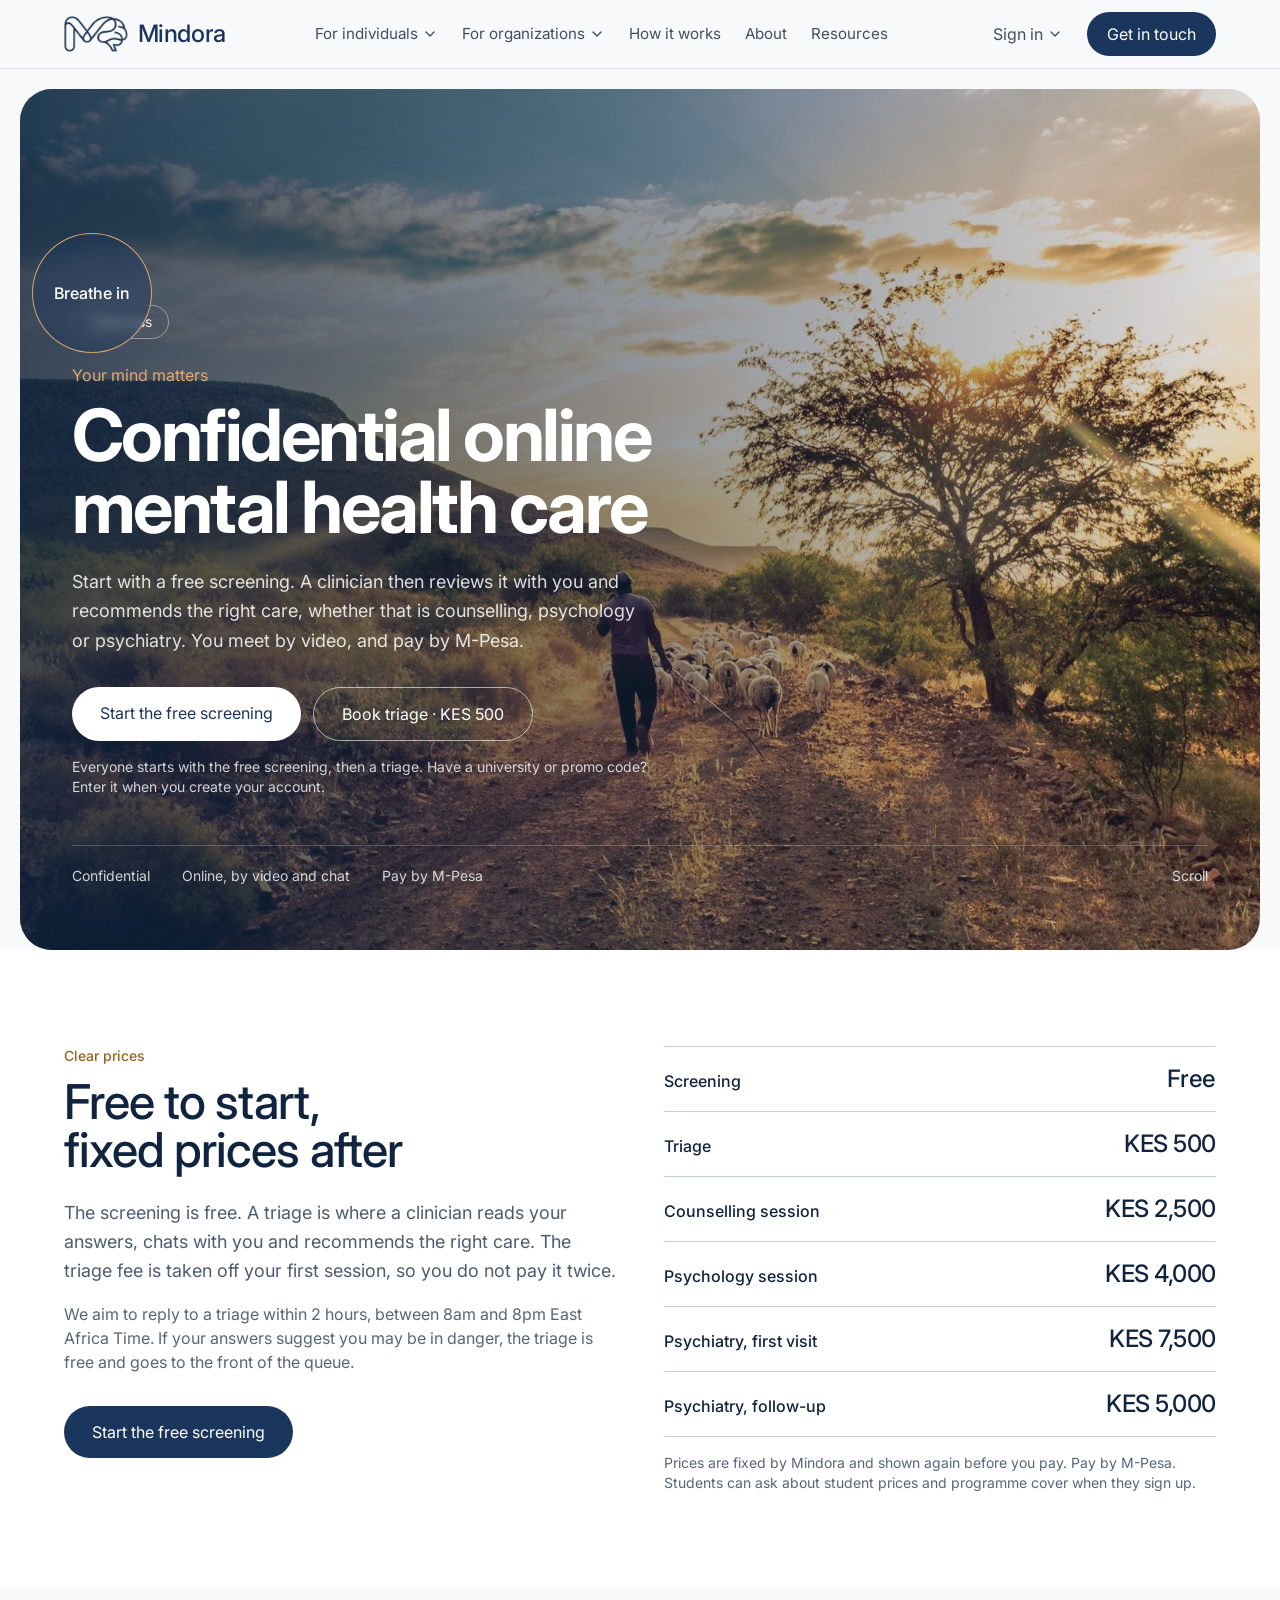
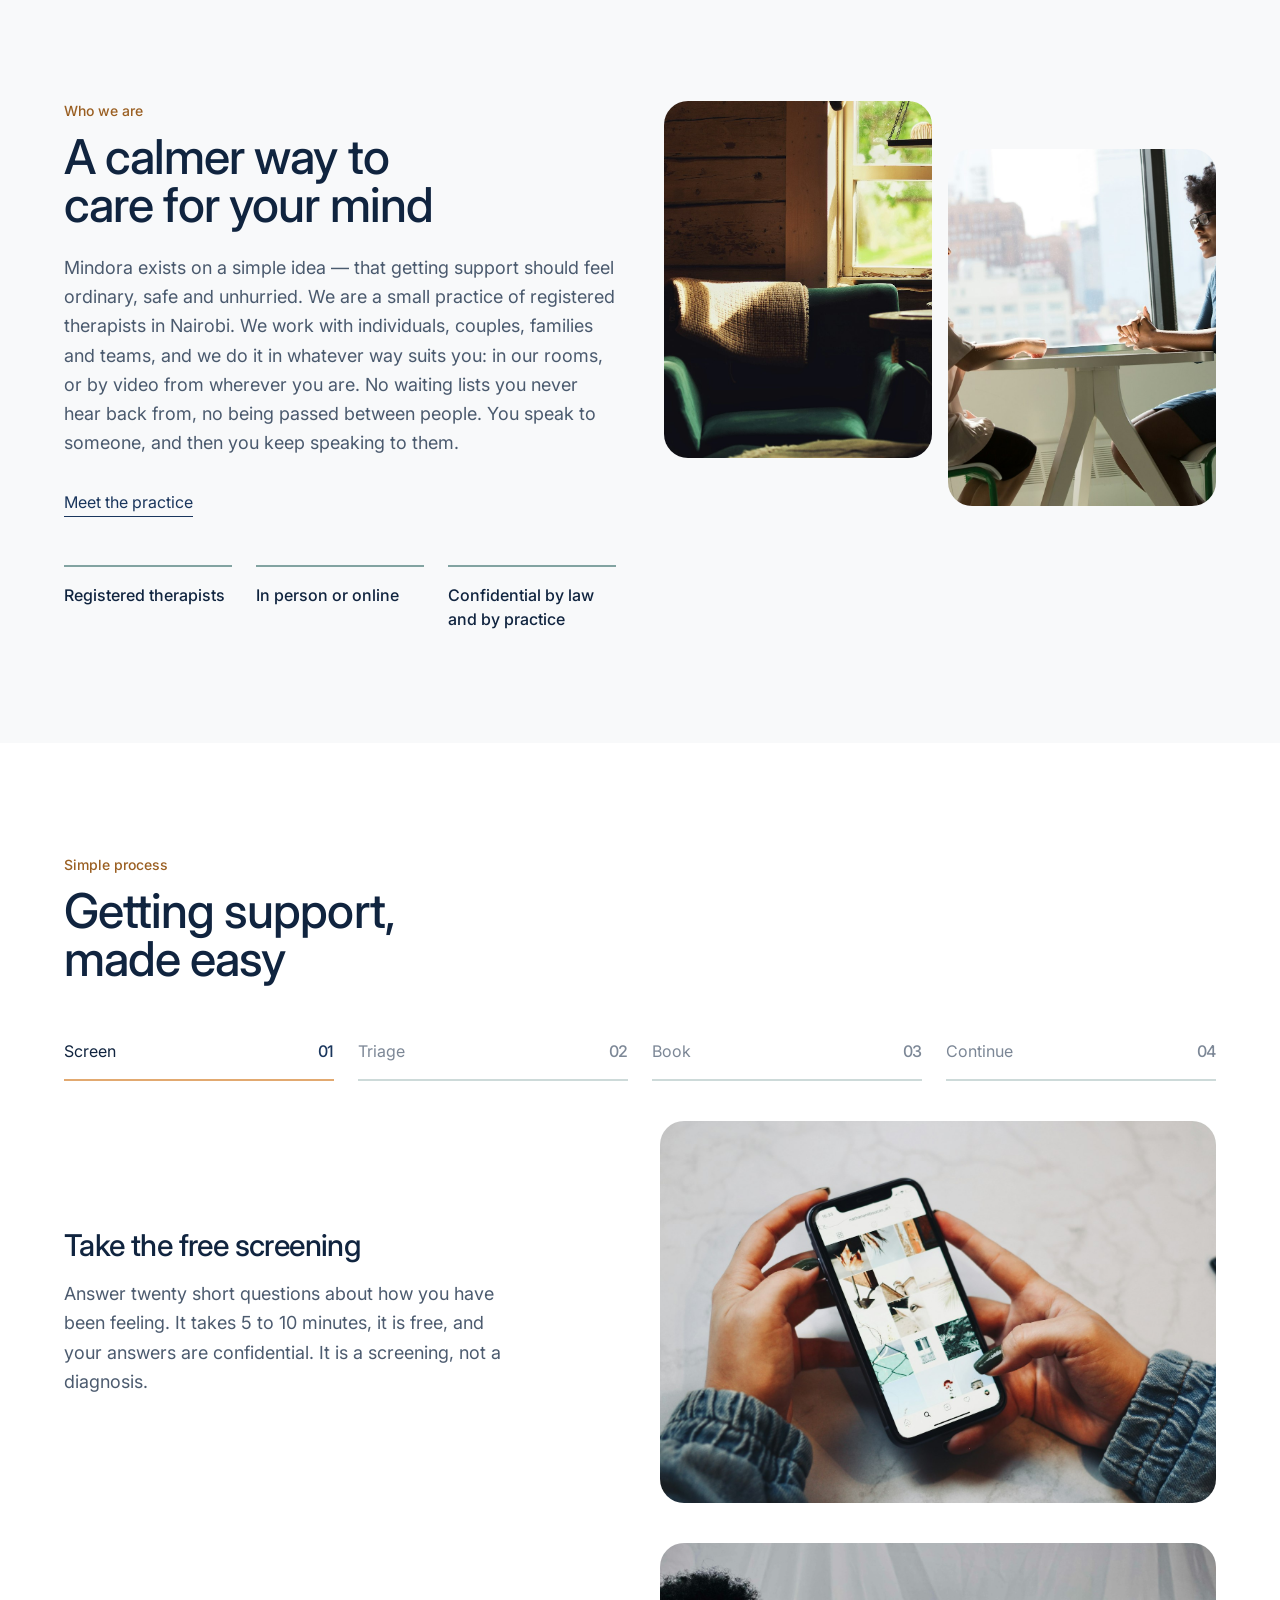
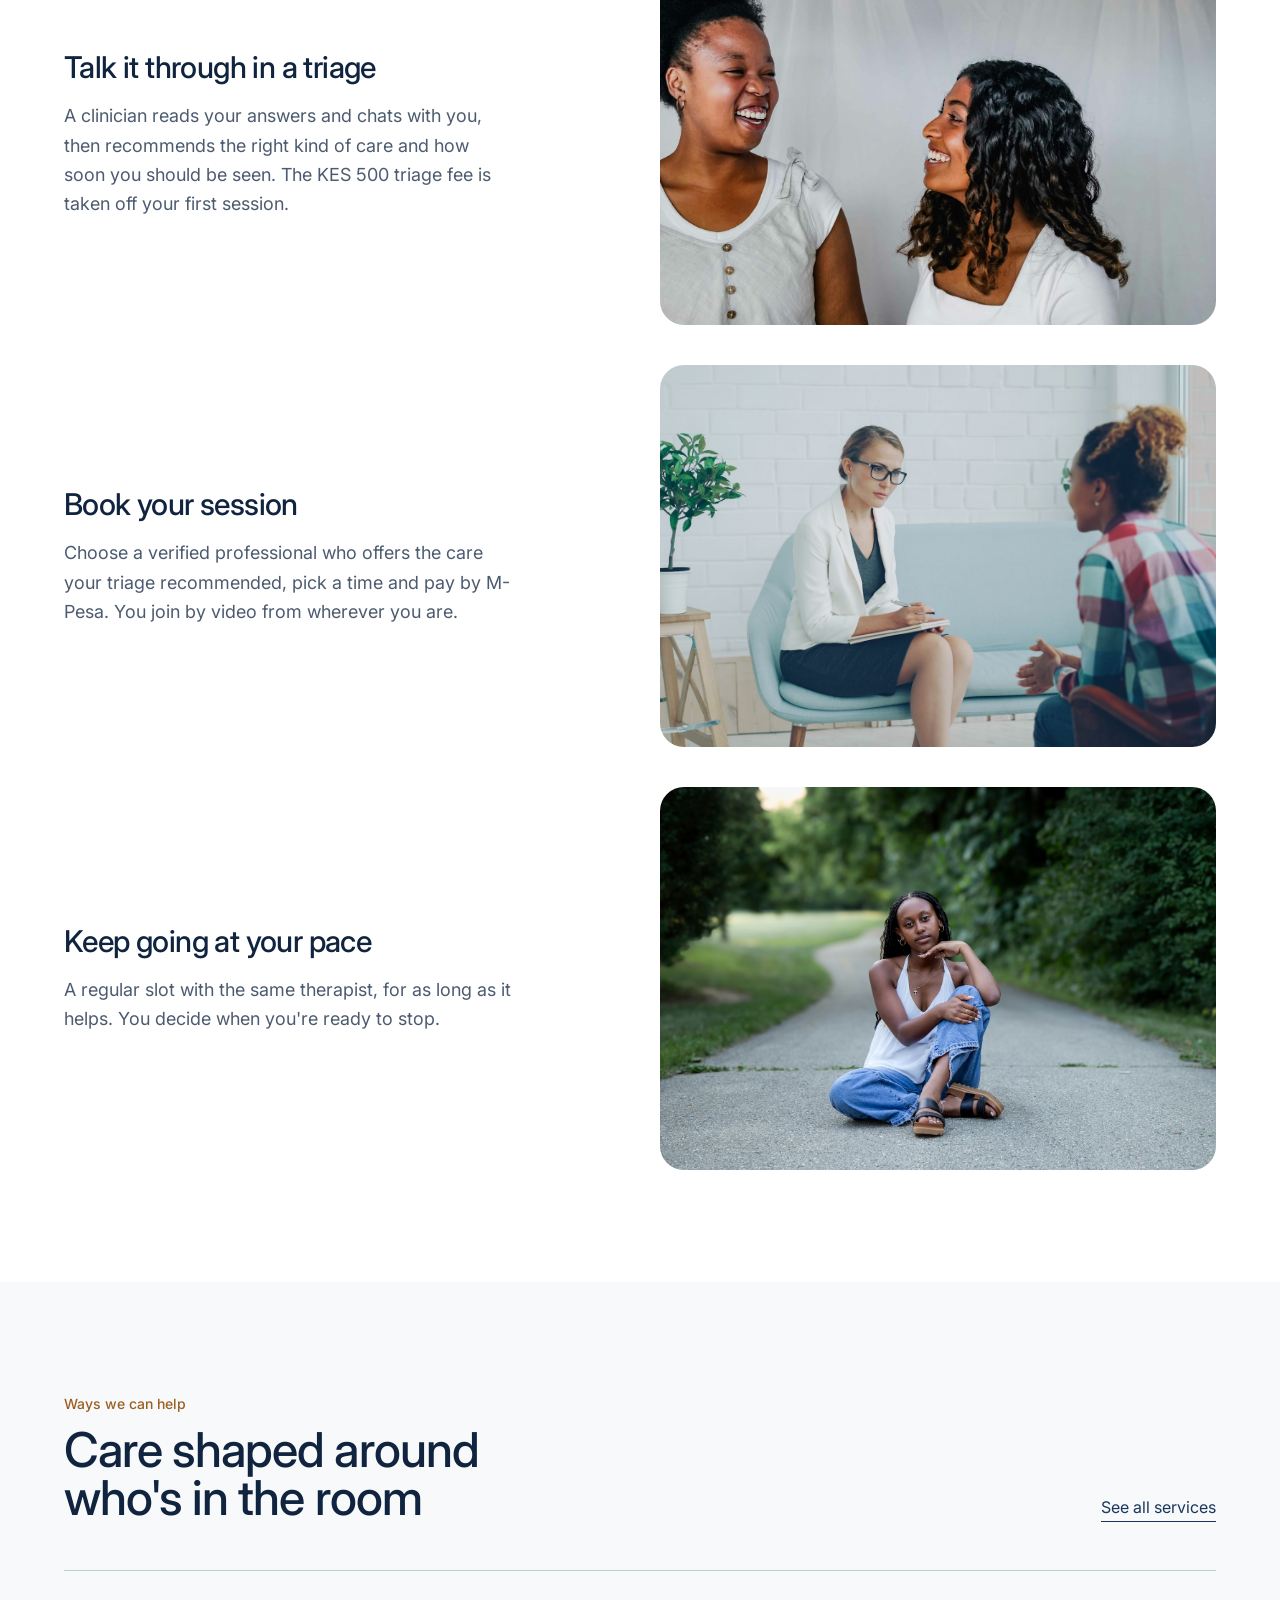
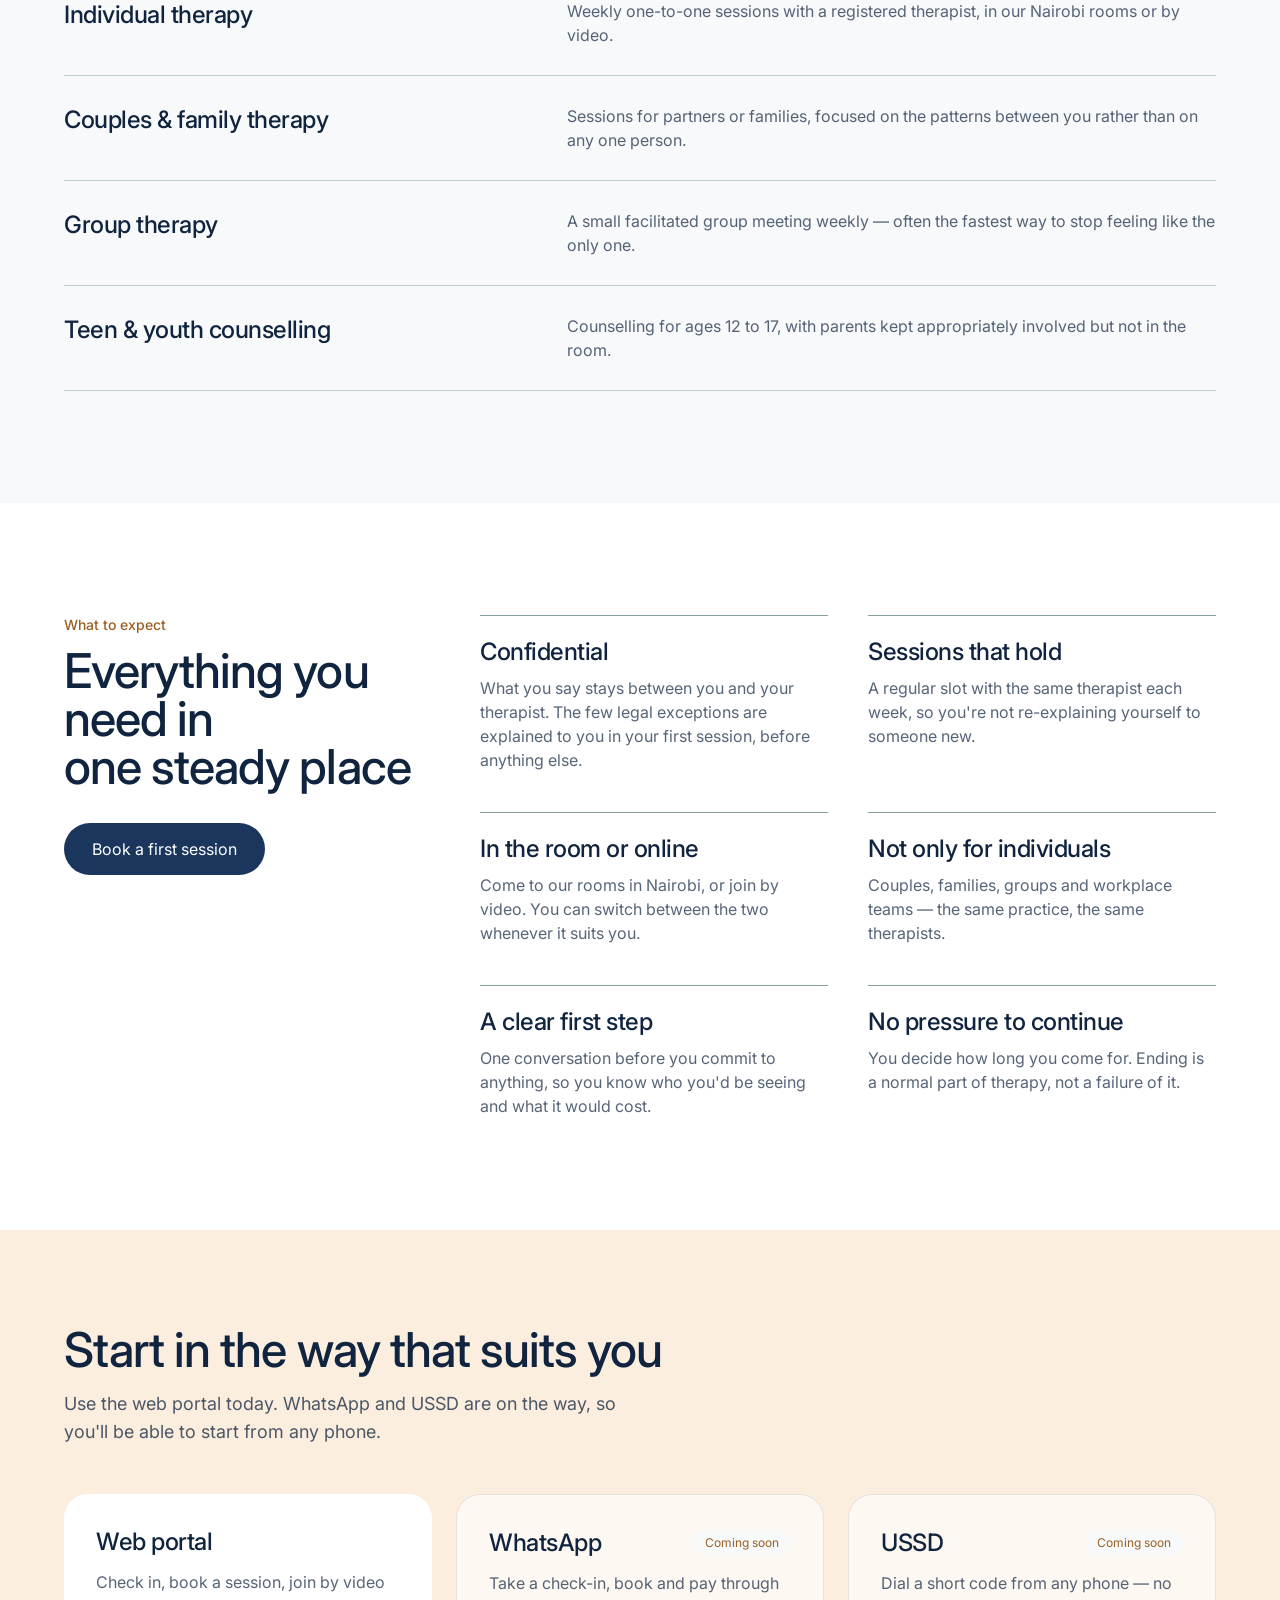
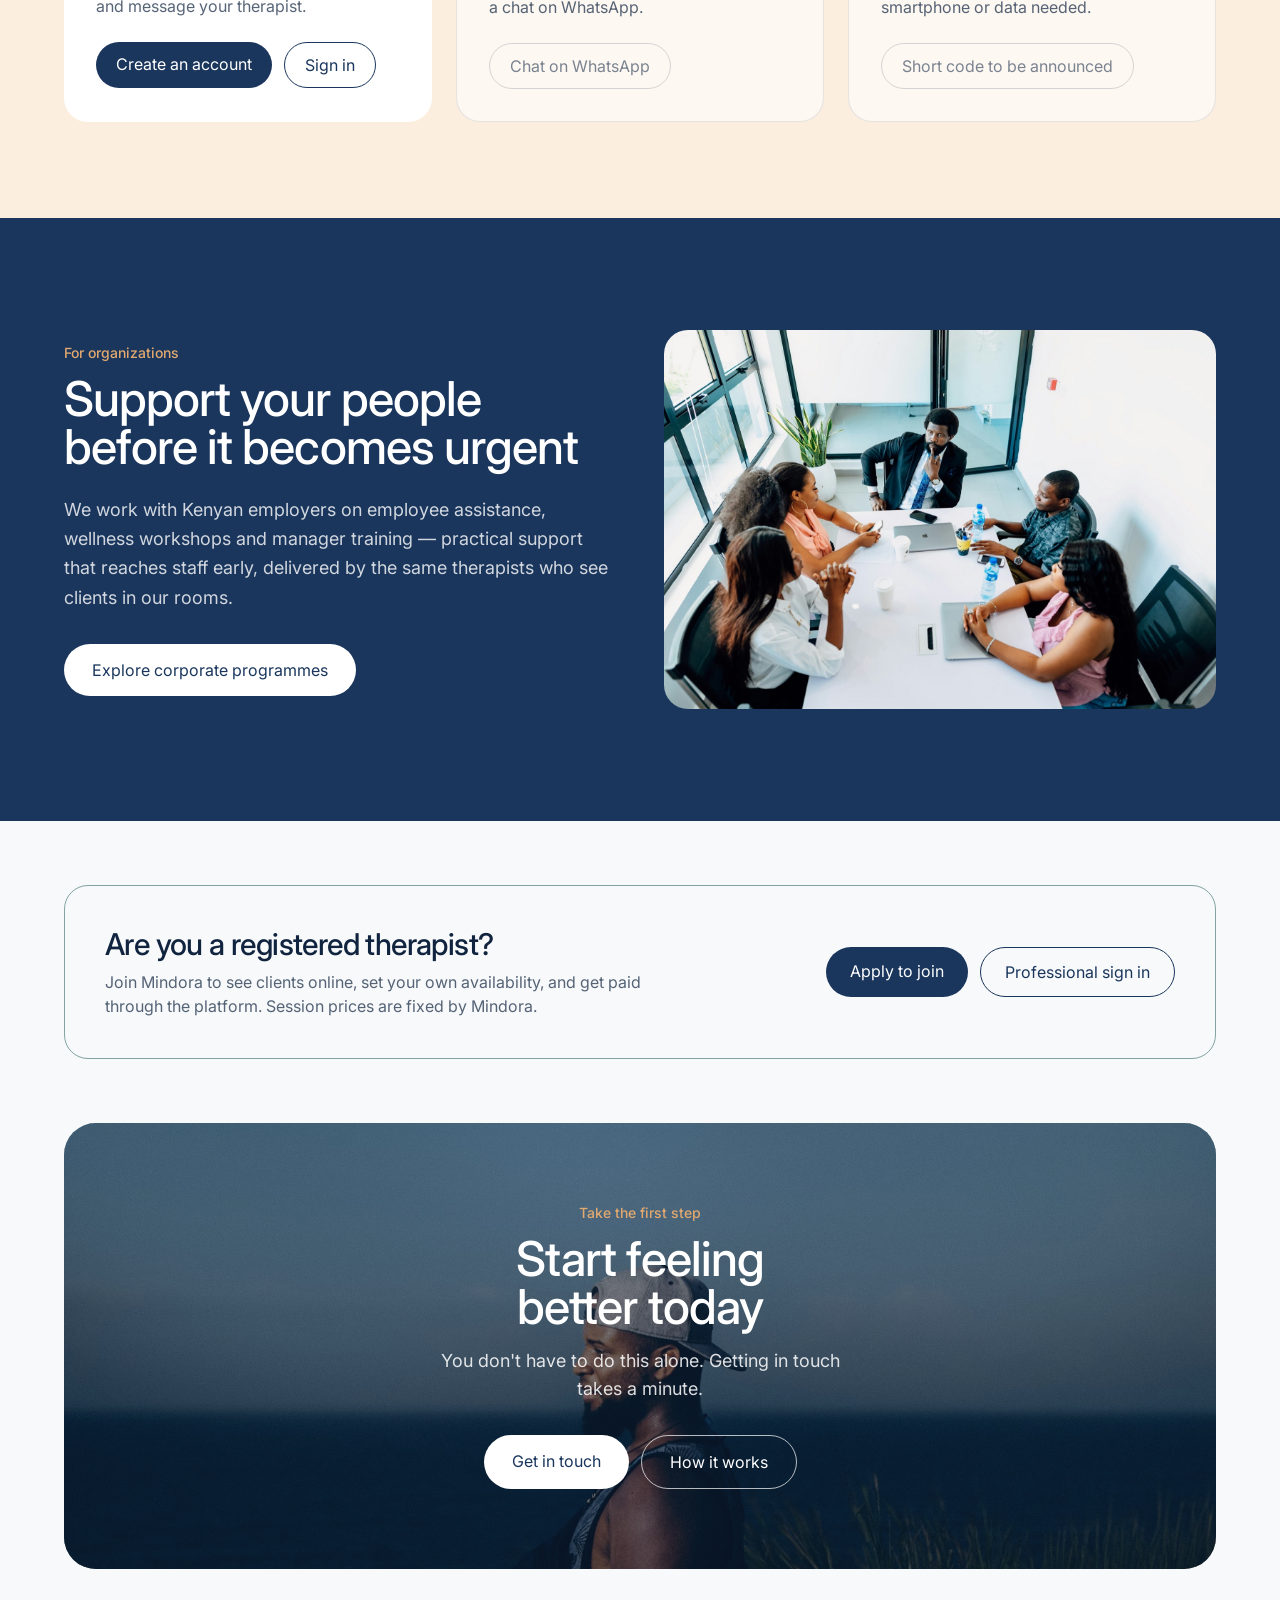
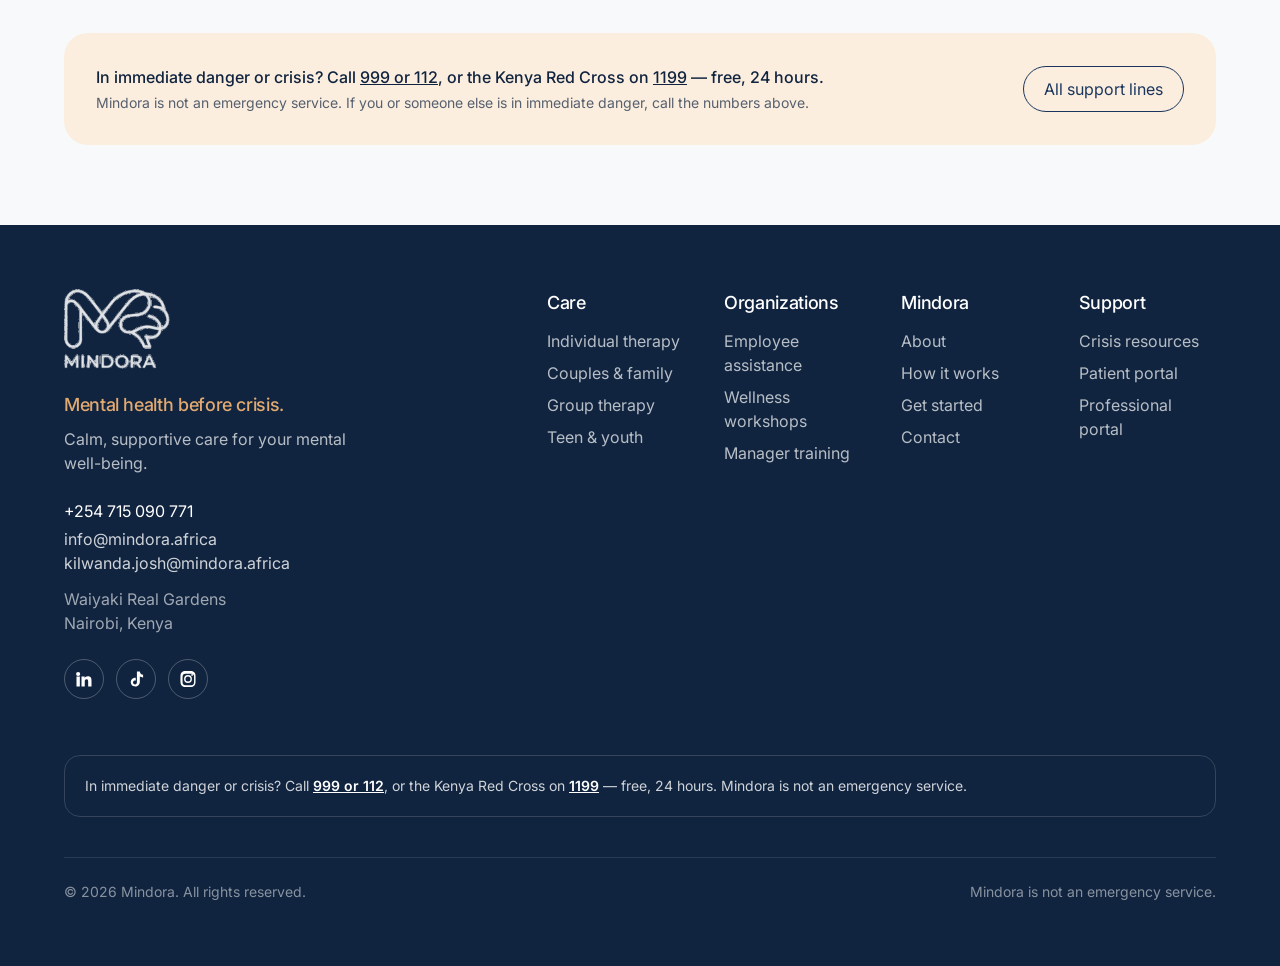
<file: index.html>
<!doctype html>
<html lang="en-KE">
<head>
  <meta charset="utf-8">
  <meta name="viewport" content="width=device-width, initial-scale=1">
  <title>Mindora — confidential online mental health care in Kenya</title>
  <meta name="description" content="Start with a free screening. A clinician then reviews it with you and recommends the right care: counselling, psychology or psychiatry, by video, paid by M-Pesa.">
  <meta property="og:title" content="Mindora — confidential online mental health care in Kenya">
  <meta property="og:description" content="Start with a free screening. A clinician then reviews it with you and recommends the right care: counselling, psychology or psychiatry, by video, paid by M-Pesa.">
  <meta property="og:site_name" content="Mindora">
  <meta property="og:locale" content="en_KE">
  <meta property="og:type" content="website">
  <meta property="og:image" content="https://mindora.africa/assets/images/logo-radiant.png">
  <meta name="twitter:card" content="summary">
  <link rel="icon" href="assets/images/favicon.png" type="image/png">
  <link rel="apple-touch-icon" href="assets/images/apple-touch-icon.png">
  <meta name="theme-color" content="#1A365D">
  <link rel="preconnect" href="https://fonts.googleapis.com">
  <link rel="preconnect" href="https://fonts.gstatic.com" crossorigin>
  <link href="https://fonts.googleapis.com/css2?family=Inter:wght@400;500;600&display=swap" rel="stylesheet">
  <link rel="preconnect" href="https://api.fontshare.com" crossorigin>
  <link href="https://api.fontshare.com/v2/css?f[]=satoshi@400,500,700&display=swap" rel="stylesheet">
  <link rel="stylesheet" href="assets/css/tailwind.css">
  <link rel="stylesheet" href="assets/css/styles.css">
  <style>
    /* On phones and tablets the breathing guide sits above the hero text, in the page flow,
       instead of floating in the corner where longer text can run underneath it. */
    @media (max-width: 1023px) {
      [data-breath] { position: relative !important; top: auto !important; right: auto !important; align-self: flex-end; margin-bottom: 1.5rem; }
    }
  </style>
  <script src="assets/js/site.js" defer></script>
</head>
<body class="bg-mist font-sans text-ink">
  <div data-include="header"></div>

  <main id="main">

    <!-- Hero -->
    <section class="px-3 pt-3 sm:px-5 sm:pt-5">
      <div class="photo relative min-h-[88vh] rounded-[2rem]">
        <img src="assets/images/hero-home.jpg" alt="" class="absolute inset-0" fetchpriority="high">
        <div class="absolute inset-0 bg-gradient-to-r from-ink/80 via-ink/45 to-ink/10"></div>

        <div class="relative mx-auto flex min-h-[88vh] max-w-site flex-col justify-end px-6 pb-12 pt-24 text-white lg:px-10 lg:pb-16">
          <div class="absolute right-6 top-8 breath lg:right-10 lg:top-12" data-breath aria-hidden="true">
            <div class="breath__ring"></div>
            <div class="breath__label"><span class="in">Breathe in</span><span class="out">Breathe out</span></div>
          </div>

          <p class="inline-flex w-fit rounded-full border border-white/40 px-4 py-1.5 text-sm text-white/90">Calmness</p>
          <p class="mt-6 text-amber">Your mind matters</p>
          <h1 class="mt-3 max-w-3xl font-display text-5xl leading-[1.02] sm:text-6xl lg:text-7xl">Confidential online<br>mental health care</h1>
          <p class="mt-6 max-w-xl text-lg leading-relaxed text-white/85">Start with a free screening. A clinician then reviews it with you and recommends the right care, whether that is counselling, psychology or psychiatry. You meet by video, and pay by M-Pesa.</p>
          <div class="mt-8 flex flex-wrap gap-3">
            <a data-link="patient-signup" href="get-started.html" class="rounded-full bg-white px-7 py-3.5 text-pine hover:bg-dawn">Start the free screening</a>
            <a data-link="patient-portal" href="get-started.html" class="rounded-full border border-white/60 px-7 py-3.5 hover:bg-white/10">Book triage · KES 500</a>
          </div>
          <p class="mt-4 max-w-xl text-sm text-white/80">Everyone starts with the free screening, then a triage. Have a university or promo code? Enter it when you create your account.</p>
          <div class="mt-12 flex flex-wrap items-center justify-between gap-4 border-t border-white/20 pt-5 text-sm text-white/80">
            <ul class="flex flex-wrap gap-x-8 gap-y-2"><li>Confidential</li><li>Online, by video and chat</li><li>Pay by M-Pesa</li></ul>
            <a href="#next" class="hover:text-white">Scroll</a>
          </div>
        </div>
      </div>
    </section>

    <!-- Prices. Typed by hand: change them here whenever they change in the admin Prices page. -->
    <section id="prices" class="scroll-mt-20 bg-white">
      <div class="mx-auto grid max-w-site gap-12 px-5 py-16 lg:grid-cols-2 lg:px-8 lg:py-24">
        <div>
          <p class="text-sm font-medium text-honey">Clear prices</p>
          <h2 class="mt-3 font-display text-4xl leading-tight sm:text-5xl">Free to start,<br>fixed prices after</h2>
          <p class="mt-6 max-w-xl text-lg leading-relaxed text-ink/75">The screening is free. A triage is where a clinician reads your answers, chats with you and recommends the right care. The triage fee is taken off your first session, so you do not pay it twice.</p>
          <p class="mt-4 max-w-xl text-ink/70">We aim to reply to a triage within 2 hours, between 8am and 8pm East Africa Time. If your answers suggest you may be in danger, the triage is free and goes to the front of the queue.</p>
          <a data-link="patient-signup" href="get-started.html" class="mt-8 inline-block rounded-full bg-pine px-7 py-3.5 text-white hover:bg-ink">Start the free screening</a>
        </div>
        <div>
          <ul class="divide-y divide-sage/50 border-y border-sage/50">
            <li class="flex items-baseline justify-between py-4"><span class="font-medium">Screening</span><span class="font-display text-2xl">Free</span></li>
            <li class="flex items-baseline justify-between py-4"><span class="font-medium">Triage</span><span class="font-display text-2xl">KES 500</span></li>
            <li class="flex items-baseline justify-between py-4"><span class="font-medium">Counselling session</span><span class="font-display text-2xl">KES 2,500</span></li>
            <li class="flex items-baseline justify-between py-4"><span class="font-medium">Psychology session</span><span class="font-display text-2xl">KES 4,000</span></li>
            <li class="flex items-baseline justify-between py-4"><span class="font-medium">Psychiatry, first visit</span><span class="font-display text-2xl">KES 7,500</span></li>
            <li class="flex items-baseline justify-between py-4"><span class="font-medium">Psychiatry, follow-up</span><span class="font-display text-2xl">KES 5,000</span></li>
          </ul>
          <p class="mt-4 text-sm text-ink/70">Prices are fixed by Mindora and shown again before you pay. Pay by M-Pesa. Students can ask about student prices and programme cover when they sign up.</p>
        </div>
      </div>
    </section>

    <!-- Who we are -->
    <section id="next" class="scroll-mt-20">
      <div class="mx-auto grid max-w-site gap-12 px-5 py-20 lg:grid-cols-2 lg:px-8 lg:py-28">
        <div>
          <p class="text-sm font-medium text-honey">Who we are</p>
          <h2 class="mt-3 font-display text-4xl leading-tight sm:text-5xl">A calmer way to<br>care for your mind</h2>
          <p class="mt-6 max-w-xl text-lg leading-relaxed text-ink/75">
            Mindora exists on a simple idea — that getting support should feel ordinary, safe and unhurried. We are a small practice of registered therapists in Nairobi. We work with individuals, couples, families and teams, and we do it in whatever way suits you: in our rooms, or by video from wherever you are. No waiting lists you never hear back from, no being passed between people. You speak to someone, and then you keep speaking to them.
          </p>
          <a href="about.html" class="mt-8 inline-block border-b border-pine pb-0.5 text-pine hover:border-ink hover:text-ink">Meet the practice</a>
          <ul class="mt-12 grid gap-6 sm:grid-cols-3">
            <li class="border-t-2 border-sage pt-4 font-medium">Registered therapists</li>
            <li class="border-t-2 border-sage pt-4 font-medium">In person or online</li>
            <li class="border-t-2 border-sage pt-4 font-medium">Confidential by law and by practice</li>
          </ul>
        </div>
        <div class="grid grid-cols-2 gap-4">
          <div class="photo aspect-[3/4] rounded-3xl"><img src="assets/images/consultation-room.jpg" alt="A chair and small table beside a window in a quiet, warmly lit room" loading="lazy"></div>
          <div class="photo mt-12 aspect-[3/4] rounded-3xl"><img src="assets/images/conversation.jpg" alt="Two women sitting across a table in conversation by a window" loading="lazy"></div>
        </div>
      </div>
    </section>

    <!-- Steps -->
    <section class="bg-white" data-steps>
      <div class="mx-auto max-w-site px-5 py-20 lg:px-8 lg:py-28">
        <p class="text-sm font-medium text-honey">Simple process</p>
        <h2 class="mt-3 max-w-2xl font-display text-4xl leading-tight sm:text-5xl">Getting support,<br>made easy</h2>

        <div role="tablist" aria-label="Getting support, made easy" class="mt-10 grid grid-cols-2 gap-x-6 sm:grid-cols-4">
          <button role="tab" id="tab-1" aria-controls="panel-1" class="step-tab flex items-baseline justify-between border-b-2 border-sage/40 py-4 text-left text-ink/55">Screen<span class="step-num font-display">01</span></button>
          <button role="tab" id="tab-2" aria-controls="panel-2" class="step-tab flex items-baseline justify-between border-b-2 border-sage/40 py-4 text-left text-ink/55">Triage<span class="step-num font-display">02</span></button>
          <button role="tab" id="tab-3" aria-controls="panel-3" class="step-tab flex items-baseline justify-between border-b-2 border-sage/40 py-4 text-left text-ink/55">Book<span class="step-num font-display">03</span></button>
          <button role="tab" id="tab-4" aria-controls="panel-4" class="step-tab flex items-baseline justify-between border-b-2 border-sage/40 py-4 text-left text-ink/55">Continue<span class="step-num font-display">04</span></button>
        </div>

        <div role="tabpanel" id="panel-1" aria-labelledby="tab-1" class="mt-10 grid items-center gap-10 lg:grid-cols-2">
          <div>
            <h3 class="font-display text-3xl">Take the free screening</h3>
            <p class="mt-4 max-w-md text-lg leading-relaxed text-ink/75">Answer twenty short questions about how you have been feeling. It takes 5 to 10 minutes, it is free, and your answers are confidential. It is a screening, not a diagnosis.</p>
          </div>
          <div class="photo aspect-[16/11] rounded-3xl"><img src="assets/images/step-reach-out.jpg" alt="A person's hands holding a phone, mid-message" loading="lazy"></div>
        </div>
        <div role="tabpanel" id="panel-2" aria-labelledby="tab-2" class="mt-10 grid items-center gap-10 lg:grid-cols-2" hidden>
          <div>
            <h3 class="font-display text-3xl">Talk it through in a triage</h3>
            <p class="mt-4 max-w-md text-lg leading-relaxed text-ink/75">A clinician reads your answers and chats with you, then recommends the right kind of care and how soon you should be seen. The KES 500 triage fee is taken off your first session.</p>
          </div>
          <div class="photo aspect-[16/11] rounded-3xl"><img src="assets/images/step-match.jpg" alt="Two women standing together, laughing" loading="lazy"></div>
        </div>
        <div role="tabpanel" id="panel-3" aria-labelledby="tab-3" class="mt-10 grid items-center gap-10 lg:grid-cols-2" hidden>
          <div>
            <h3 class="font-display text-3xl">Book your session</h3>
            <p class="mt-4 max-w-md text-lg leading-relaxed text-ink/75">Choose a verified professional who offers the care your triage recommended, pick a time and pay by M-Pesa. You join by video from wherever you are.</p>
          </div>
          <div class="photo aspect-[16/11] rounded-3xl"><img src="assets/images/step-meet.jpg" alt="A therapist and a client sitting facing each other in a bright room" loading="lazy"></div>
        </div>
        <div role="tabpanel" id="panel-4" aria-labelledby="tab-4" class="mt-10 grid items-center gap-10 lg:grid-cols-2" hidden>
          <div>
            <h3 class="font-display text-3xl">Keep going at your pace</h3>
            <p class="mt-4 max-w-md text-lg leading-relaxed text-ink/75">A regular slot with the same therapist, for as long as it helps. You decide when you're ready to stop.</p>
          </div>
          <div class="photo aspect-[16/11] rounded-3xl"><img src="assets/images/step-continue.jpg" alt="A woman sitting on a quiet path outdoors, thinking" loading="lazy"></div>
        </div>
      </div>
    </section>

    <!-- Services -->
    <section class="mx-auto max-w-site px-5 py-20 lg:px-8 lg:py-28">
      <div class="flex flex-wrap items-end justify-between gap-6">
        <div>
          <p class="text-sm font-medium text-honey">Ways we can help</p>
          <h2 class="mt-3 max-w-xl font-display text-4xl leading-tight sm:text-5xl">Care shaped around<br>who's in the room</h2>
        </div>
        <a href="services.html" class="border-b border-pine pb-0.5 text-pine hover:border-ink hover:text-ink">See all services</a>
      </div>
      <ul class="mt-12 divide-y divide-sage/50 border-y border-sage/50">
        <li><a href="services.html#individual" class="group grid gap-2 py-7 sm:grid-cols-[1fr_1.4fr] sm:gap-10">
          <span class="font-display text-2xl group-hover:text-pine">Individual therapy</span>
          <span class="text-ink/70">Weekly one-to-one sessions with a registered therapist, in our Nairobi rooms or by video.</span></a></li>
        <li><a href="services.html#couples-family" class="group grid gap-2 py-7 sm:grid-cols-[1fr_1.4fr] sm:gap-10">
          <span class="font-display text-2xl group-hover:text-pine">Couples &amp; family therapy</span>
          <span class="text-ink/70">Sessions for partners or families, focused on the patterns between you rather than on any one person.</span></a></li>
        <li><a href="services.html#group" class="group grid gap-2 py-7 sm:grid-cols-[1fr_1.4fr] sm:gap-10">
          <span class="font-display text-2xl group-hover:text-pine">Group therapy</span>
          <span class="text-ink/70">A small facilitated group meeting weekly — often the fastest way to stop feeling like the only one.</span></a></li>
        <li><a href="services.html#teen-youth" class="group grid gap-2 py-7 sm:grid-cols-[1fr_1.4fr] sm:gap-10">
          <span class="font-display text-2xl group-hover:text-pine">Teen &amp; youth counselling</span>
          <span class="text-ink/70">Counselling for ages 12 to 17, with parents kept appropriately involved but not in the room.</span></a></li>
      </ul>
    </section>

    <!-- What to expect -->
    <section class="bg-white">
      <div class="mx-auto grid max-w-site gap-12 px-5 py-20 lg:grid-cols-[1fr_2fr] lg:px-8 lg:py-28">
        <div>
          <p class="text-sm font-medium text-honey">What to expect</p>
          <h2 class="mt-3 font-display text-4xl leading-tight sm:text-5xl">Everything you need in<br>one steady place</h2>
          <a href="contact.html" class="mt-8 inline-block rounded-full bg-pine px-7 py-3.5 text-white hover:bg-ink">Book a first session</a>
        </div>
        <div class="grid gap-x-10 gap-y-10 sm:grid-cols-2">
          <div class="border-t border-sage pt-5"><h3 class="font-display text-2xl">Confidential</h3><p class="mt-2 text-ink/70">What you say stays between you and your therapist. The few legal exceptions are explained to you in your first session, before anything else.</p></div>
          <div class="border-t border-sage pt-5"><h3 class="font-display text-2xl">Sessions that hold</h3><p class="mt-2 text-ink/70">A regular slot with the same therapist each week, so you're not re-explaining yourself to someone new.</p></div>
          <div class="border-t border-sage pt-5"><h3 class="font-display text-2xl">In the room or online</h3><p class="mt-2 text-ink/70">Come to our rooms in Nairobi, or join by video. You can switch between the two whenever it suits you.</p></div>
          <div class="border-t border-sage pt-5"><h3 class="font-display text-2xl">Not only for individuals</h3><p class="mt-2 text-ink/70">Couples, families, groups and workplace teams — the same practice, the same therapists.</p></div>
          <div class="border-t border-sage pt-5"><h3 class="font-display text-2xl">A clear first step</h3><p class="mt-2 text-ink/70">One conversation before you commit to anything, so you know who you'd be seeing and what it would cost.</p></div>
          <div class="border-t border-sage pt-5"><h3 class="font-display text-2xl">No pressure to continue</h3><p class="mt-2 text-ink/70">You decide how long you come for. Ending is a normal part of therapy, not a failure of it.</p></div>
        </div>
      </div>
    </section>

    <!-- Ways to reach us (patient channels) -->
    <section class="bg-dawn">
      <div class="mx-auto max-w-site px-5 py-20 lg:px-8 lg:py-24">
        <h2 class="max-w-2xl font-display text-4xl leading-tight sm:text-5xl">Start in the way that suits you</h2>
        <p class="mt-4 max-w-xl text-lg text-ink/75">Use the web portal today. WhatsApp and USSD are on the way, so you'll be able to start from any phone.</p>
        <div class="mt-12 grid gap-6 lg:grid-cols-3">
          <div class="rounded-3xl bg-white p-8">
            <h3 class="font-display text-2xl">Web portal</h3>
            <p class="mt-3 text-ink/70">Check in, book a session, join by video and message your therapist.</p>
            <div class="mt-6 flex flex-wrap gap-3">
              <a data-link="patient-signup" href="#" class="rounded-full bg-pine px-5 py-2.5 text-white hover:bg-ink">Create an account</a>
              <a data-link="patient-portal" href="#" class="rounded-full border border-pine px-5 py-2.5 text-pine hover:bg-mist">Sign in</a>
            </div>
          </div>
          <div class="rounded-3xl border border-ink/10 bg-white/60 p-8">
            <div class="flex items-center justify-between gap-3"><h3 class="font-display text-2xl">WhatsApp</h3><span class="rounded-full bg-mist px-3 py-1 text-xs text-honey">Coming soon</span></div>
            <p class="mt-3 text-ink/70">Take a check-in, book and pay through a chat on WhatsApp.</p>
            <span class="btn-disabled mt-6 inline-block rounded-full border border-ink/30 px-5 py-2.5" aria-disabled="true">Chat on WhatsApp</span>
          </div>
          <div class="rounded-3xl border border-ink/10 bg-white/60 p-8">
            <div class="flex items-center justify-between gap-3"><h3 class="font-display text-2xl">USSD</h3><span class="rounded-full bg-mist px-3 py-1 text-xs text-honey">Coming soon</span></div>
            <p class="mt-3 text-ink/70">Dial a short code from any phone — no smartphone or data needed.</p>
            <span class="btn-disabled mt-6 inline-block rounded-full border border-ink/30 px-5 py-2.5" aria-disabled="true">Short code to be announced</span>
          </div>
        </div>
      </div>
    </section>

    <!-- Organizations -->
    <section class="bg-pine text-white">
      <div class="mx-auto grid max-w-site items-center gap-12 px-5 py-20 lg:grid-cols-2 lg:px-8 lg:py-28">
        <div>
          <p class="text-sm font-medium text-amber">For organizations</p>
          <h2 class="mt-3 font-display text-4xl leading-tight sm:text-5xl">Support your people<br>before it becomes urgent</h2>
          <p class="mt-6 max-w-xl text-lg leading-relaxed text-white/80">We work with Kenyan employers on employee assistance, wellness workshops and manager training — practical support that reaches staff early, delivered by the same therapists who see clients in our rooms.</p>
          <a href="organizations.html" class="mt-8 inline-block rounded-full bg-white px-7 py-3.5 text-pine hover:bg-dawn">Explore corporate programmes</a>
        </div>
        <div class="photo aspect-[16/11] rounded-3xl"><img src="assets/images/organizations.jpg" alt="A team gathered around a table in a daylit meeting room" loading="lazy"></div>
      </div>
    </section>

    <!-- Professionals -->
    <section class="mx-auto max-w-site px-5 py-16 lg:px-8">
      <div class="flex flex-col justify-between gap-6 rounded-3xl border border-sage p-8 sm:flex-row sm:items-center lg:p-10">
        <div>
          <h2 class="font-display text-3xl">Are you a registered therapist?</h2>
          <p class="mt-2 max-w-xl text-ink/70">Join Mindora to see clients online, set your own availability, and get paid through the platform. Session prices are fixed by Mindora.</p>
        </div>
        <div class="flex flex-wrap gap-3">
          <a data-link="pro-join" href="#" class="rounded-full bg-pine px-6 py-3 text-white hover:bg-ink">Apply to join</a>
          <a data-link="pro-portal" href="#" class="rounded-full border border-pine px-6 py-3 text-pine hover:bg-white">Professional sign in</a>
        </div>
      </div>
    </section>

    <!-- Final CTA -->
    <section class="mx-auto max-w-site px-5 pb-16 lg:px-8">
      <div class="photo rounded-[2rem]">
        <img src="assets/images/cta-home.jpg" alt="" class="absolute inset-0" loading="lazy">
        <div class="relative bg-ink/50 px-8 py-20 text-center text-white sm:px-16">
          <p class="text-sm font-medium text-amber">Take the first step</p>
          <h2 class="mt-3 font-display text-4xl leading-tight sm:text-5xl">Start feeling<br>better today</h2>
          <p class="mx-auto mt-4 max-w-md text-lg text-white/85">You don't have to do this alone. Getting in touch takes a minute.</p>
          <div class="mt-8 flex flex-wrap justify-center gap-3">
            <a href="contact.html" class="rounded-full bg-white px-7 py-3.5 text-pine hover:bg-dawn">Get in touch</a>
            <a href="how-it-works.html" class="rounded-full border border-white/70 px-7 py-3.5 hover:bg-white/10">How it works</a>
          </div>
        </div>
      </div>
    </section>

    <!-- Crisis -->
    <section class="mx-auto max-w-site px-5 pb-20 lg:px-8">
      <div class="flex flex-col justify-between gap-4 rounded-3xl bg-dawn p-6 sm:flex-row sm:items-center lg:p-8">
        <div>
          <p class="font-medium">In immediate danger or crisis? Call <a href="tel:999" class="underline">999 or 112</a>, or the Kenya Red Cross on <a href="tel:1199" class="underline">1199</a> — free, 24 hours.</p>
          <p class="mt-1 text-sm text-ink/70">Mindora is not an emergency service. If you or someone else is in immediate danger, call the numbers above.</p>
        </div>
        <a href="resources.html" class="shrink-0 rounded-full border border-pine px-5 py-2.5 text-pine hover:bg-white">All support lines</a>
      </div>
    </section>
  </main>

  <div data-include="footer"></div>
</body>
</html>
</file>
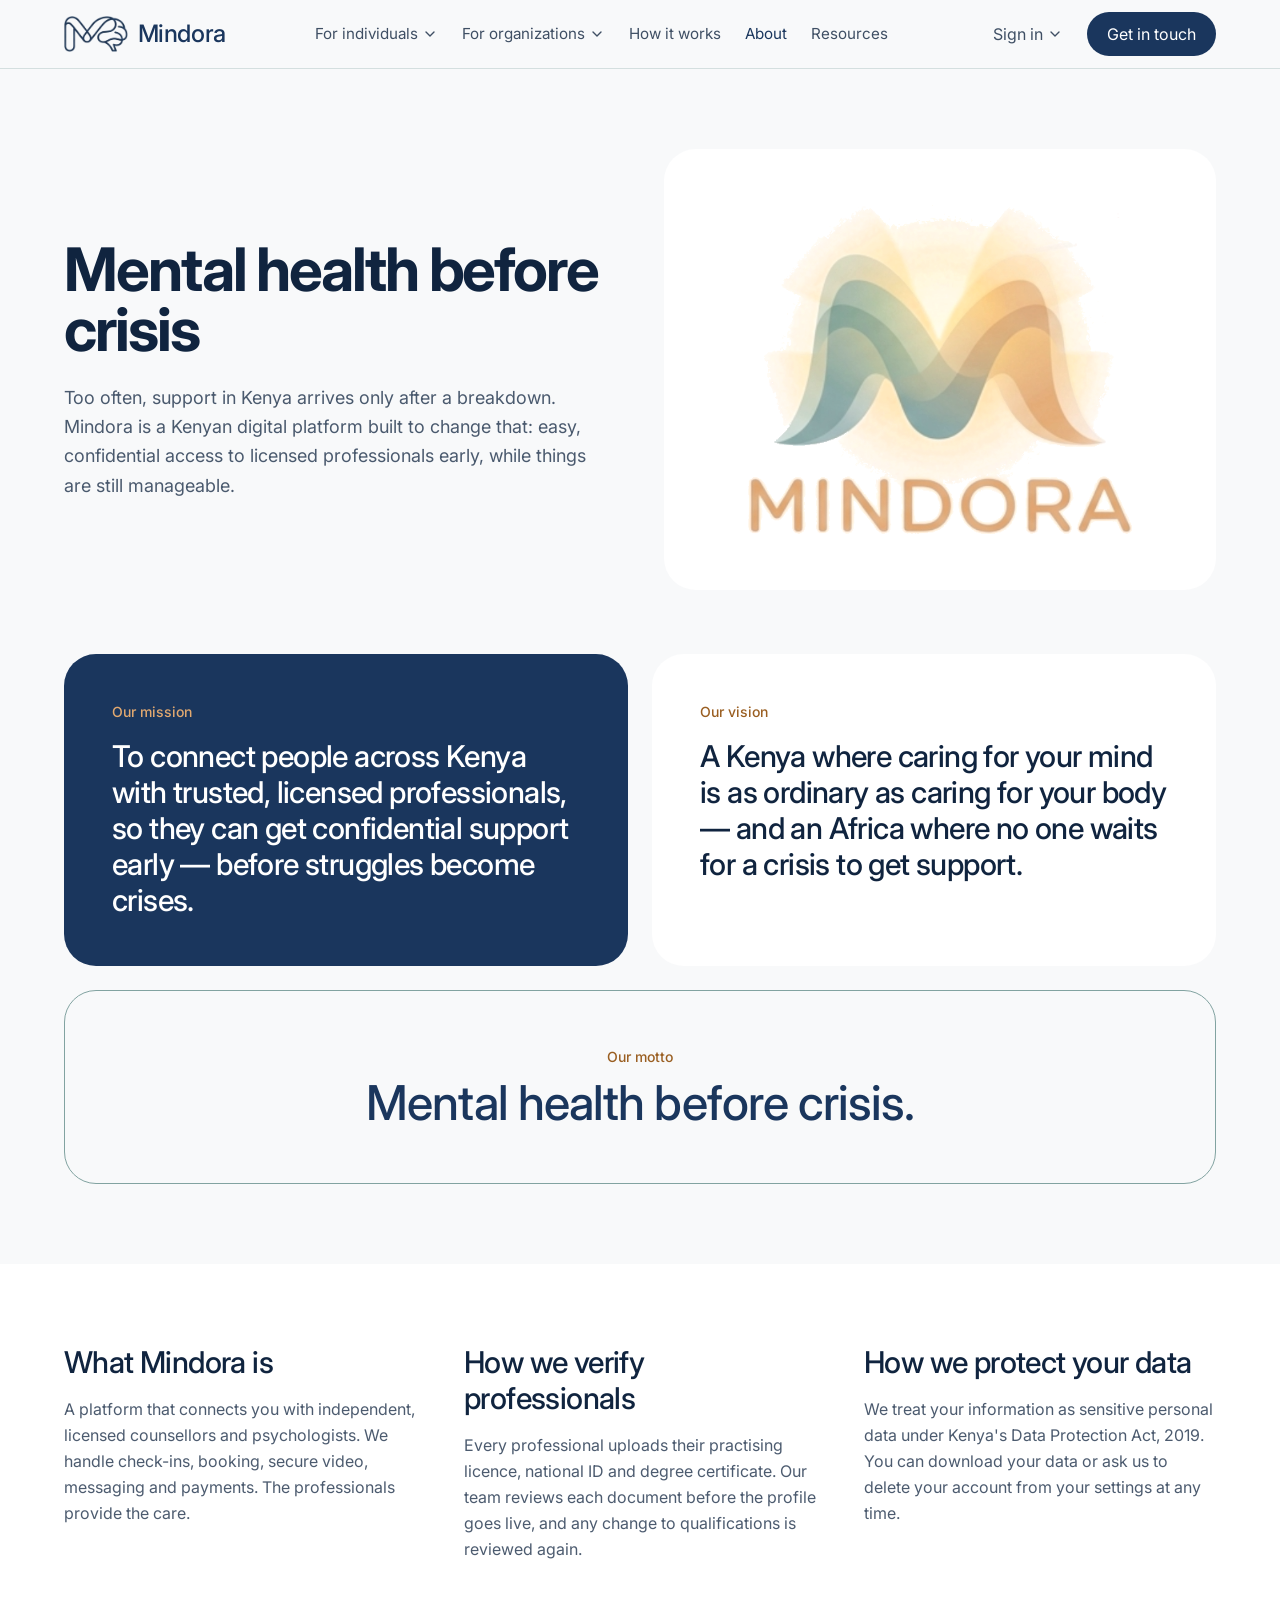
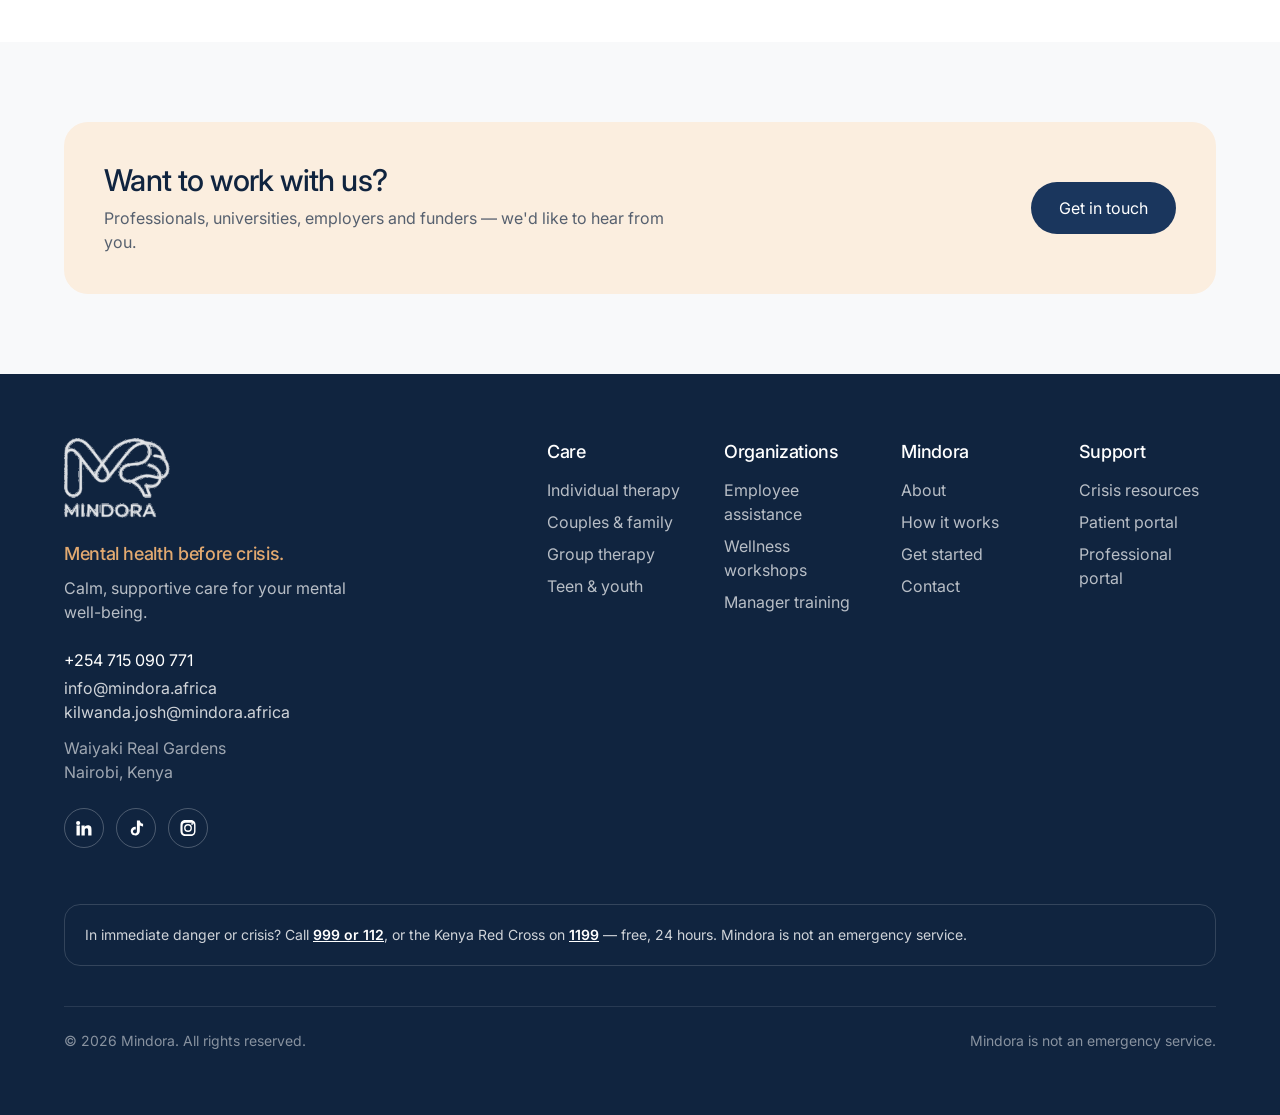
<file: about.html>
<!doctype html>
<html lang="en-KE">
<head>
  <meta charset="utf-8">
  <meta name="viewport" content="width=device-width, initial-scale=1">
  <title>About — Mindora</title>
  <meta name="description" content="Mindora is a Kenyan digital mental health platform built around one idea: mental health before crisis.">
  <link rel="icon" href="assets/images/favicon.png" type="image/png">
  <link rel="apple-touch-icon" href="assets/images/apple-touch-icon.png">
  <meta name="theme-color" content="#1A365D">
  <link rel="preconnect" href="https://fonts.googleapis.com">
  <link rel="preconnect" href="https://fonts.gstatic.com" crossorigin>
  <link href="https://fonts.googleapis.com/css2?family=Inter:wght@400;500;600&display=swap" rel="stylesheet">
  <link rel="preconnect" href="https://api.fontshare.com" crossorigin>
  <link href="https://api.fontshare.com/v2/css?f[]=satoshi@400,500,700&display=swap" rel="stylesheet">
  <link rel="stylesheet" href="assets/css/tailwind.css">
  <link rel="stylesheet" href="assets/css/styles.css">
  <script src="assets/js/site.js" defer></script>
</head>
<body class="bg-mist font-sans text-ink">
  <div data-include="header"></div>

  <main id="main">
    <section class="mx-auto grid max-w-site items-center gap-12 px-5 pb-16 pt-14 lg:grid-cols-2 lg:px-8 lg:pt-20">
      <div>
        <h1 class="font-display text-5xl leading-[1.05] sm:text-6xl">Mental health before crisis</h1>
        <p class="mt-6 max-w-xl text-lg leading-relaxed text-ink/75">Too often, support in Kenya arrives only after a breakdown. Mindora is a Kenyan digital platform built to change that: easy, confidential access to licensed professionals early, while things are still manageable.</p>
      </div>
      <div class="grid place-items-center rounded-[2rem] bg-white p-10 sm:p-14"><img src="assets/images/logo-radiant.png" alt="Mindora" class="logo-art w-full max-w-sm" width="480" height="411"></div>
    </section>

    <!-- Mission, vision, motto -->
    <section class="mx-auto max-w-site px-5 pb-20 lg:px-8" aria-labelledby="purpose">
      <h2 id="purpose" class="sr-only">Our mission, vision and motto</h2>
      <div class="grid gap-6 lg:grid-cols-2">
        <div class="rounded-[2rem] bg-pine p-8 text-white lg:p-12">
          <h3 class="text-sm font-medium text-amber">Our mission</h3>
          <p class="mt-4 font-display text-2xl leading-snug sm:text-3xl">To connect people across Kenya with trusted, licensed professionals, so they can get confidential support early — before struggles become crises.</p>
        </div>
        <div class="rounded-[2rem] bg-white p-8 lg:p-12">
          <h3 class="text-sm font-medium text-honey">Our vision</h3>
          <p class="mt-4 font-display text-2xl leading-snug sm:text-3xl">A Kenya where caring for your mind is as ordinary as caring for your body — and an Africa where no one waits for a crisis to get support.</p>
        </div>
      </div>
      <div class="mt-6 rounded-[2rem] border border-sage px-8 py-10 text-center lg:py-14">
        <h3 class="text-sm font-medium text-honey">Our motto</h3>
        <p class="mt-3 font-display text-4xl font-bold tracking-tight text-pine sm:text-5xl">Mental health before crisis.</p>
      </div>
    </section>

    <section class="bg-white">
      <div class="mx-auto grid max-w-site gap-12 px-5 py-20 lg:grid-cols-3 lg:px-8">
        <div>
          <h2 class="font-display text-3xl">What Mindora is</h2>
          <p class="mt-4 leading-relaxed text-ink/75">A platform that connects you with independent, licensed counsellors and psychologists. We handle check-ins, booking, secure video, messaging and payments. The professionals provide the care.</p>
        </div>
        <div>
          <h2 class="font-display text-3xl">How we verify professionals</h2>
          <p class="mt-4 leading-relaxed text-ink/75">Every professional uploads their practising licence, national ID and degree certificate. Our team reviews each document before the profile goes live, and any change to qualifications is reviewed again.</p>
        </div>
        <div>
          <h2 class="font-display text-3xl">How we protect your data</h2>
          <p class="mt-4 leading-relaxed text-ink/75">We treat your information as sensitive personal data under Kenya's Data Protection Act, 2019. You can download your data or ask us to delete your account from your settings at any time.</p>
        </div>
      </div>
    </section>

    <section class="mx-auto max-w-site px-5 py-20 lg:px-8">
      <div class="flex flex-col justify-between gap-6 rounded-3xl bg-dawn p-8 sm:flex-row sm:items-center lg:p-10">
        <div>
          <h2 class="font-display text-3xl">Want to work with us?</h2>
          <p class="mt-2 max-w-xl text-ink/70">Professionals, universities, employers and funders — we'd like to hear from you.</p>
        </div>
        <a href="contact.html?topic=partnership" class="rounded-full bg-pine px-7 py-3.5 text-center text-white hover:bg-ink">Get in touch</a>
      </div>
    </section>
  </main>

  <div data-include="footer"></div>
</body>
</html>
</file>
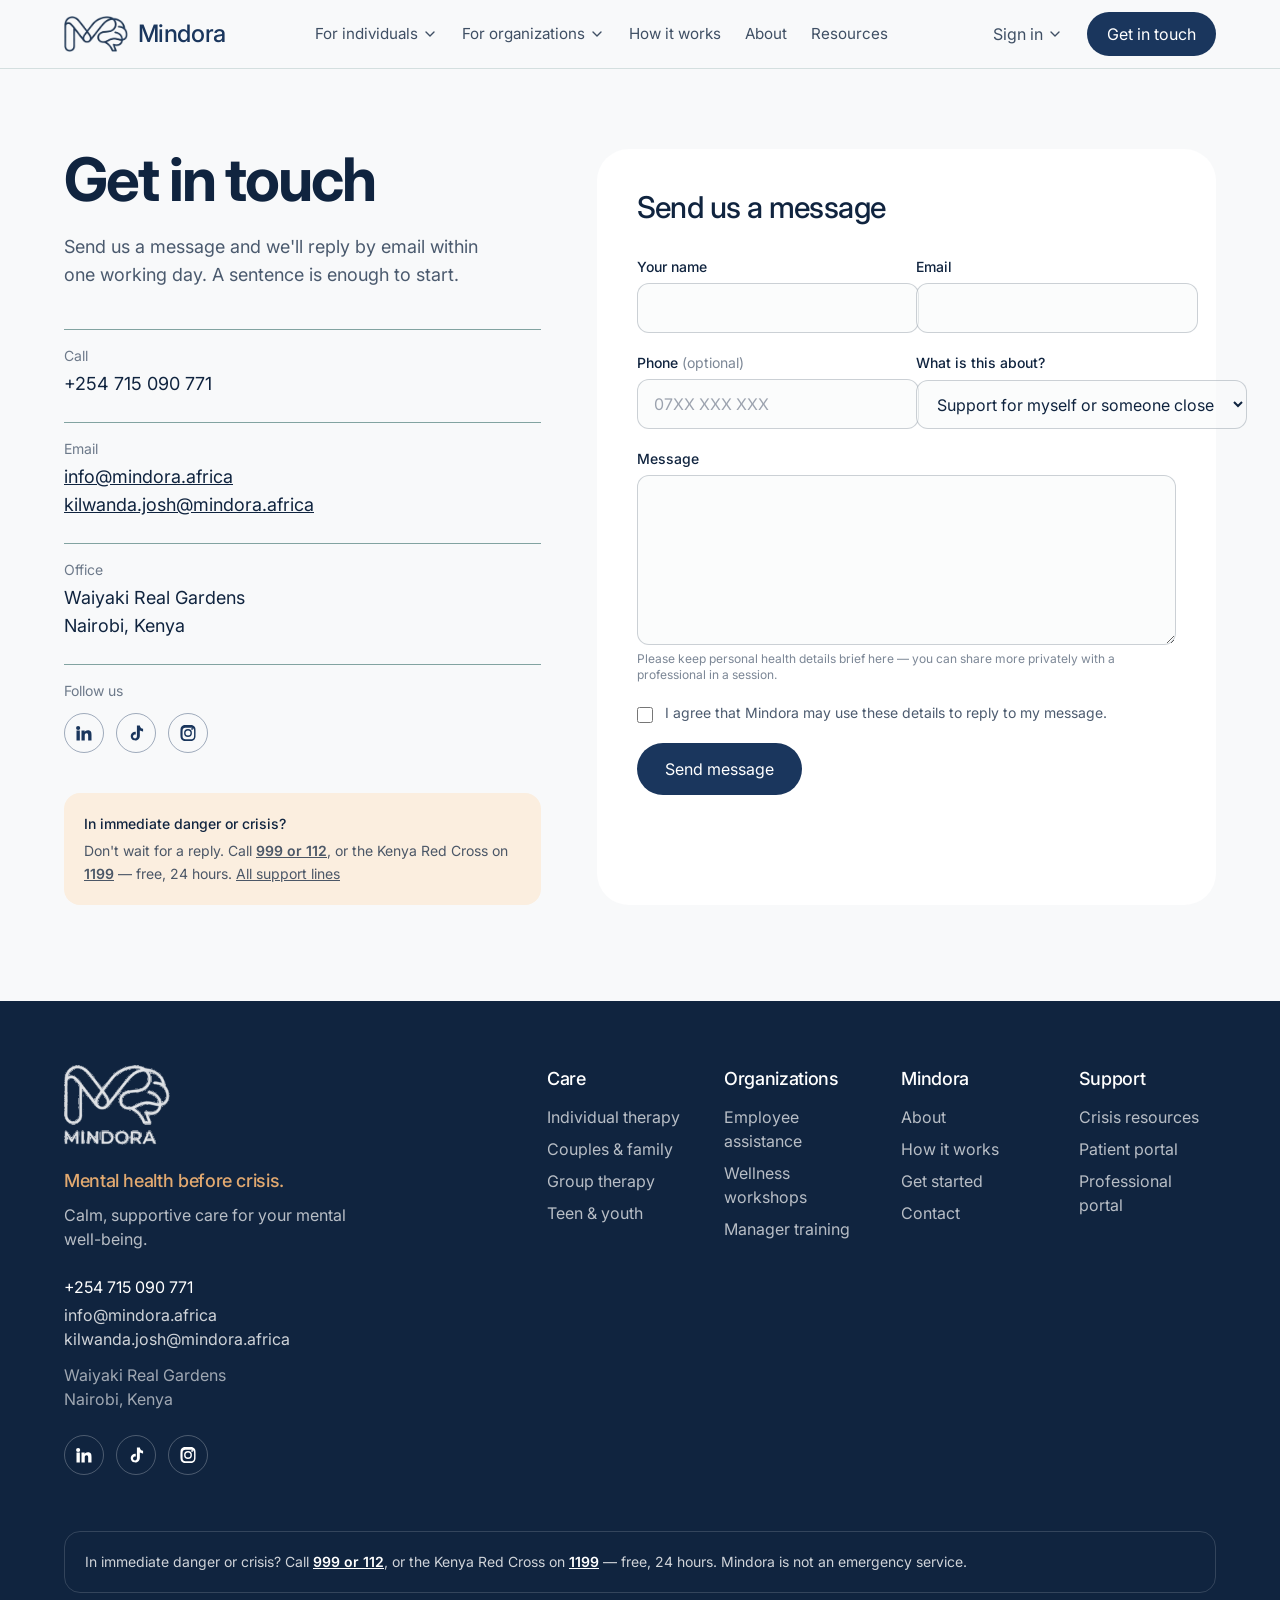
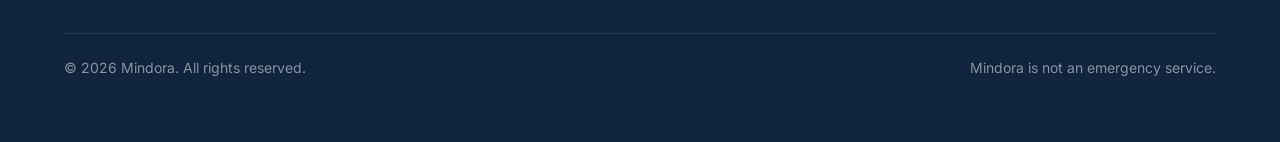
<file: contact.html>
<!doctype html>
<html lang="en-KE">
<head>
  <meta charset="utf-8">
  <meta name="viewport" content="width=device-width, initial-scale=1">
  <title>Contact us — Mindora</title>
  <meta name="description" content="Get in touch with Mindora — for support, for your organization, or to join as a licensed professional.">
  <link rel="icon" href="assets/images/favicon.png" type="image/png">
  <link rel="apple-touch-icon" href="assets/images/apple-touch-icon.png">
  <meta name="theme-color" content="#1A365D">
  <link rel="preconnect" href="https://fonts.googleapis.com">
  <link rel="preconnect" href="https://fonts.gstatic.com" crossorigin>
  <link href="https://fonts.googleapis.com/css2?family=Inter:wght@400;500;600&display=swap" rel="stylesheet">
  <link rel="preconnect" href="https://api.fontshare.com" crossorigin>
  <link href="https://api.fontshare.com/v2/css?f[]=satoshi@400,500,700&display=swap" rel="stylesheet">
  <link rel="stylesheet" href="assets/css/tailwind.css">
  <link rel="stylesheet" href="assets/css/styles.css">
  <script src="assets/js/site.js" defer></script>
</head>
<body class="bg-mist font-sans text-ink">
  <div data-include="header"></div>

  <main id="main">
    <section class="mx-auto max-w-site px-5 pb-24 pt-14 lg:px-8 lg:pt-20">
      <div class="grid gap-14 lg:grid-cols-[1fr_1.3fr]">

        <!-- Details -->
        <div>
          <h1 class="font-display text-5xl leading-[1.05] sm:text-6xl">Get in touch</h1>
          <p class="mt-6 max-w-md text-lg text-ink/75">Send us a message and we'll reply by email within one working day. A sentence is enough to start.</p>

          <dl class="mt-10 space-y-6">
            <div class="border-t border-sage pt-4">
              <dt class="text-sm text-ink/60">Call</dt>
              <dd class="mt-1 text-lg"><a href="tel:+254715090771" class="hover:text-pine">+254 715 090 771</a></dd>
            </div>
            <div class="border-t border-sage pt-4">
              <dt class="text-sm text-ink/60">Email</dt>
              <dd class="mt-1 text-lg" data-contact-email></dd>
            </div>
            <div class="border-t border-sage pt-4">
              <dt class="text-sm text-ink/60">Office</dt>
              <dd class="mt-1 text-lg">Waiyaki Real Gardens<br>Nairobi, Kenya</dd>
            </div>
            <div class="border-t border-sage pt-4">
              <dt class="text-sm text-ink/60">Follow us</dt>
              <dd class="mt-3 flex gap-3 text-pine" id="contact-social"></dd>
            </div>
          </dl>

          <div class="mt-10 rounded-2xl bg-dawn p-5 text-sm leading-relaxed">
            <p class="font-medium">In immediate danger or crisis?</p>
            <p class="mt-1 text-ink/75">Don't wait for a reply. Call <a href="tel:999" class="font-semibold underline">999 or 112</a>, or the Kenya Red Cross on <a href="tel:1199" class="font-semibold underline">1199</a> — free, 24 hours. <a href="resources.html" class="underline">All support lines</a></p>
          </div>
        </div>

        <!-- Form -->
        <div class="rounded-[2rem] bg-white p-7 sm:p-10">
          <h2 class="font-display text-3xl">Send us a message</h2>
          <form class="mt-8 grid gap-5" data-contact-form novalidate>
            <div class="grid gap-5 sm:grid-cols-2">
              <label class="grid gap-1.5">
                <span class="text-sm font-medium">Your name</span>
                <input name="name" required autocomplete="name" class="rounded-xl border border-ink/20 bg-mist/50 px-4 py-3 focus:border-pine focus:outline-none">
              </label>
              <label class="grid gap-1.5">
                <span class="text-sm font-medium">Email</span>
                <input name="email" type="email" required autocomplete="email" class="rounded-xl border border-ink/20 bg-mist/50 px-4 py-3 focus:border-pine focus:outline-none">
              </label>
            </div>
            <div class="grid gap-5 sm:grid-cols-2">
              <label class="grid gap-1.5">
                <span class="text-sm font-medium">Phone <span class="font-normal text-ink/55">(optional)</span></span>
                <input name="phone" type="tel" autocomplete="tel" placeholder="07XX XXX XXX" class="rounded-xl border border-ink/20 bg-mist/50 px-4 py-3 focus:border-pine focus:outline-none">
              </label>
              <label class="grid gap-1.5">
                <span class="text-sm font-medium">What is this about?</span>
                <select name="topic" required class="rounded-xl border border-ink/20 bg-mist/50 px-4 py-3 focus:border-pine focus:outline-none">
                  <option value="support">Support for myself or someone close</option>
                  <option value="organization">My organization or institution</option>
                  <option value="professional">Joining as a professional</option>
                  <option value="partnership">Partnership or funding</option>
                  <option value="media">Media</option>
                  <option value="other">Something else</option>
                </select>
              </label>
            </div>
            <label class="grid gap-1.5">
              <span class="text-sm font-medium">Message</span>
              <textarea name="message" rows="6" required class="rounded-xl border border-ink/20 bg-mist/50 px-4 py-3 focus:border-pine focus:outline-none"></textarea>
              <span class="text-xs text-ink/55">Please keep personal health details brief here — you can share more privately with a professional in a session.</span>
            </label>

            <!-- Spam trap: leave hidden -->
            <input type="text" name="_honey" tabindex="-1" autocomplete="off" class="hidden" aria-hidden="true">

            <label class="flex items-start gap-3 text-sm text-ink/75">
              <input type="checkbox" name="consent" required class="mt-1 h-4 w-4 accent-pine">
              <span>I agree that Mindora may use these details to reply to my message.</span>
            </label>

            <div class="flex flex-wrap items-center gap-4">
              <button type="submit" class="rounded-full bg-pine px-7 py-3.5 text-white hover:bg-ink disabled:opacity-60">Send message</button>
              <p data-status role="status" aria-live="polite" class="text-sm"></p>
            </div>
          </form>
        </div>
      </div>
    </section>
  </main>

  <div data-include="footer"></div>

  <script>
    // Social icons on the light contact page
    document.addEventListener("DOMContentLoaded", () => {
      const wrap = document.getElementById("contact-social");
      if (!wrap) return;
      wrap.innerHTML = socialLinks().replaceAll("border-white/25", "border-pine/40").replaceAll("hover:bg-white/10", "hover:bg-mist");
      wrap.querySelectorAll("[data-soon]").forEach((a) => a.addEventListener("click", (e) => e.preventDefault()));
    });
  </script>
</body>
</html>
</file>
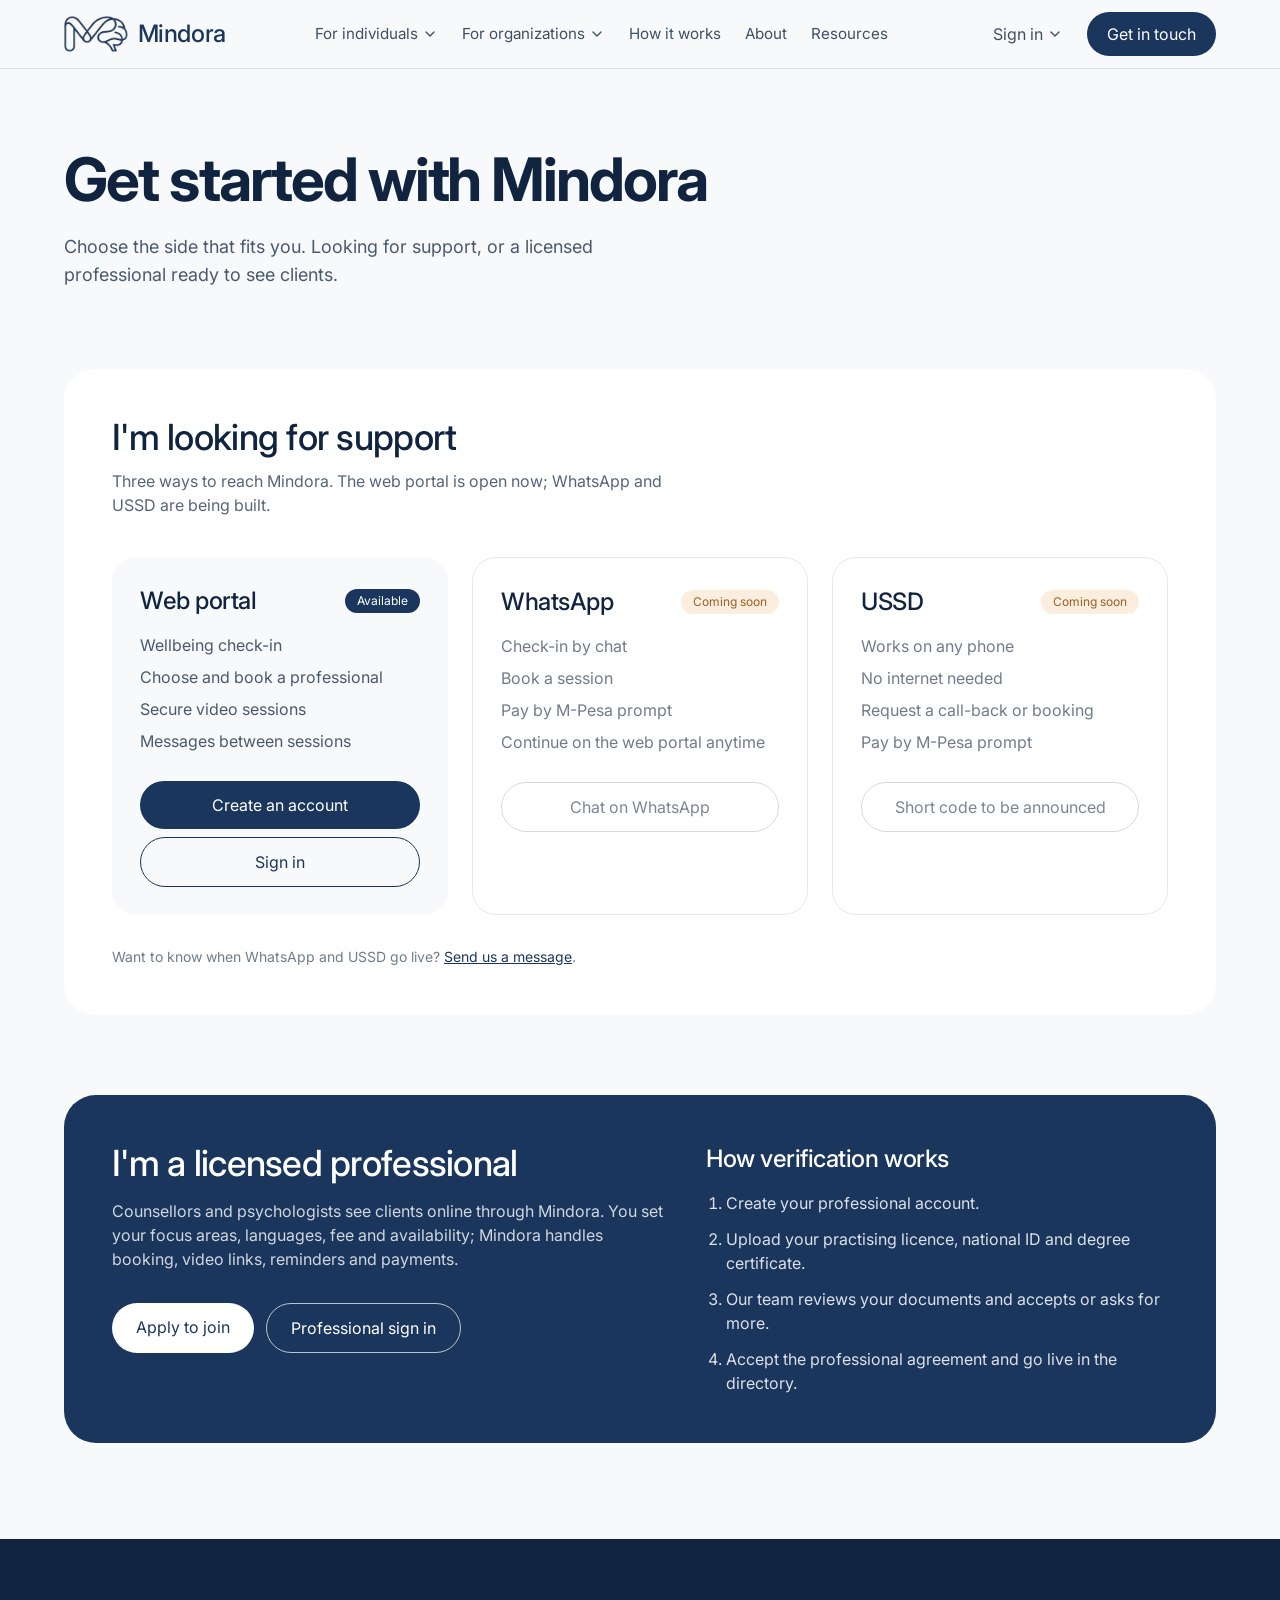
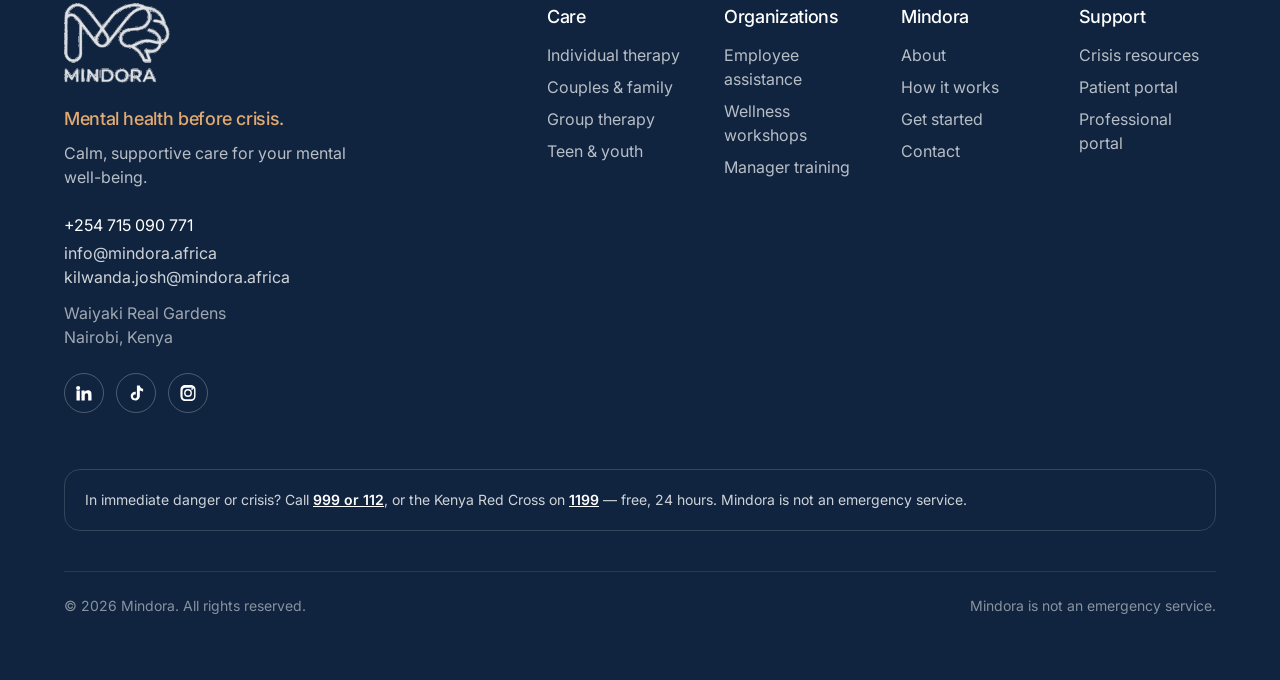
<file: get-started.html>
<!doctype html>
<html lang="en-KE">
<head>
  <meta charset="utf-8">
  <meta name="viewport" content="width=device-width, initial-scale=1">
  <title>Get started — Mindora</title>
  <meta name="description" content="Start with Mindora on the web portal today — WhatsApp and USSD coming soon. Licensed professionals can apply to join.">
  <link rel="icon" href="assets/images/favicon.png" type="image/png">
  <link rel="apple-touch-icon" href="assets/images/apple-touch-icon.png">
  <meta name="theme-color" content="#1A365D">
  <link rel="preconnect" href="https://fonts.googleapis.com">
  <link rel="preconnect" href="https://fonts.gstatic.com" crossorigin>
  <link href="https://fonts.googleapis.com/css2?family=Inter:wght@400;500;600&display=swap" rel="stylesheet">
  <link rel="preconnect" href="https://api.fontshare.com" crossorigin>
  <link href="https://api.fontshare.com/v2/css?f[]=satoshi@400,500,700&display=swap" rel="stylesheet">
  <link rel="stylesheet" href="assets/css/tailwind.css">
  <link rel="stylesheet" href="assets/css/styles.css">
  <script src="assets/js/site.js" defer></script>
</head>
<body class="bg-mist font-sans text-ink">
  <div data-include="header"></div>

  <main id="main">
    <section class="mx-auto max-w-site px-5 pb-10 pt-14 lg:px-8 lg:pt-20">
      <h1 class="max-w-3xl font-display text-5xl leading-[1.05] sm:text-6xl">Get started with Mindora</h1>
      <p class="mt-6 max-w-xl text-lg text-ink/75">Choose the side that fits you. Looking for support, or a licensed professional ready to see clients.</p>
    </section>

    <!-- Patient side -->
    <section class="mx-auto max-w-site px-5 py-10 lg:px-8" aria-labelledby="patients">
      <div class="rounded-[2rem] bg-white p-8 lg:p-12">
        <h2 id="patients" class="font-display text-4xl">I'm looking for support</h2>
        <p class="mt-3 max-w-xl text-ink/70">Three ways to reach Mindora. The web portal is open now; WhatsApp and USSD are being built.</p>

        <div class="mt-10 grid gap-6 lg:grid-cols-3">
          <div class="rounded-3xl bg-mist p-7">
            <div class="flex items-center justify-between gap-3">
              <h3 class="font-display text-2xl">Web portal</h3>
              <span class="rounded-full bg-pine px-3 py-1 text-xs text-white">Available</span>
            </div>
            <ul class="mt-4 space-y-2 text-ink/75">
              <li>Wellbeing check-in</li>
              <li>Choose and book a professional</li>
              <li>Secure video sessions</li>
              <li>Messages between sessions</li>
            </ul>
            <div class="mt-7 grid gap-2">
              <a data-link="patient-signup" href="#" class="rounded-full bg-pine px-5 py-3 text-center text-white hover:bg-ink">Create an account</a>
              <a data-link="patient-portal" href="#" class="rounded-full border border-pine px-5 py-3 text-center text-pine hover:bg-white">Sign in</a>
            </div>
          </div>

          <div class="rounded-3xl border border-ink/10 p-7">
            <div class="flex items-center justify-between gap-3">
              <h3 class="font-display text-2xl">WhatsApp</h3>
              <span class="rounded-full bg-dawn px-3 py-1 text-xs text-honey">Coming soon</span>
            </div>
            <ul class="mt-4 space-y-2 text-ink/60">
              <li>Check-in by chat</li>
              <li>Book a session</li>
              <li>Pay by M-Pesa prompt</li>
              <li>Continue on the web portal anytime</li>
            </ul>
            <div class="mt-7 grid gap-2">
              <span class="btn-disabled rounded-full border border-ink/30 px-5 py-3 text-center" aria-disabled="true">Chat on WhatsApp</span>
            </div>
          </div>

          <div class="rounded-3xl border border-ink/10 p-7">
            <div class="flex items-center justify-between gap-3">
              <h3 class="font-display text-2xl">USSD</h3>
              <span class="rounded-full bg-dawn px-3 py-1 text-xs text-honey">Coming soon</span>
            </div>
            <ul class="mt-4 space-y-2 text-ink/60">
              <li>Works on any phone</li>
              <li>No internet needed</li>
              <li>Request a call-back or booking</li>
              <li>Pay by M-Pesa prompt</li>
            </ul>
            <div class="mt-7 grid gap-2">
              <span class="btn-disabled rounded-full border border-ink/30 px-5 py-3 text-center" aria-disabled="true">Short code to be announced</span>
            </div>
          </div>
        </div>

        <p class="mt-8 text-sm text-ink/60">Want to know when WhatsApp and USSD go live? <a href="contact.html?topic=support" class="text-pine underline">Send us a message</a>.</p>
      </div>
    </section>

    <!-- Professional side -->
    <section class="mx-auto max-w-site px-5 pb-24 pt-10 lg:px-8" aria-labelledby="pros">
      <div class="grid gap-10 rounded-[2rem] bg-pine p-8 text-white lg:grid-cols-[1.2fr_1fr] lg:p-12">
        <div>
          <h2 id="pros" class="font-display text-4xl">I'm a licensed professional</h2>
          <p class="mt-4 max-w-xl text-white/80">Counsellors and psychologists see clients online through Mindora. You set your focus areas, languages, fee and availability; Mindora handles booking, video links, reminders and payments.</p>
          <div class="mt-8 flex flex-wrap gap-3">
            <a data-link="pro-join" href="#" class="rounded-full bg-white px-6 py-3 text-pine hover:bg-dawn">Apply to join</a>
            <a data-link="pro-portal" href="#" class="rounded-full border border-white/70 px-6 py-3 hover:bg-white/10">Professional sign in</a>
          </div>
        </div>
        <div>
          <h3 class="font-display text-2xl">How verification works</h3>
          <ol class="mt-4 list-decimal space-y-3 pl-5 text-white/85">
            <li>Create your professional account.</li>
            <li>Upload your practising licence, national ID and degree certificate.</li>
            <li>Our team reviews your documents and accepts or asks for more.</li>
            <li>Accept the professional agreement and go live in the directory.</li>
          </ol>
        </div>
      </div>
    </section>
  </main>

  <div data-include="footer"></div>
</body>
</html>
</file>
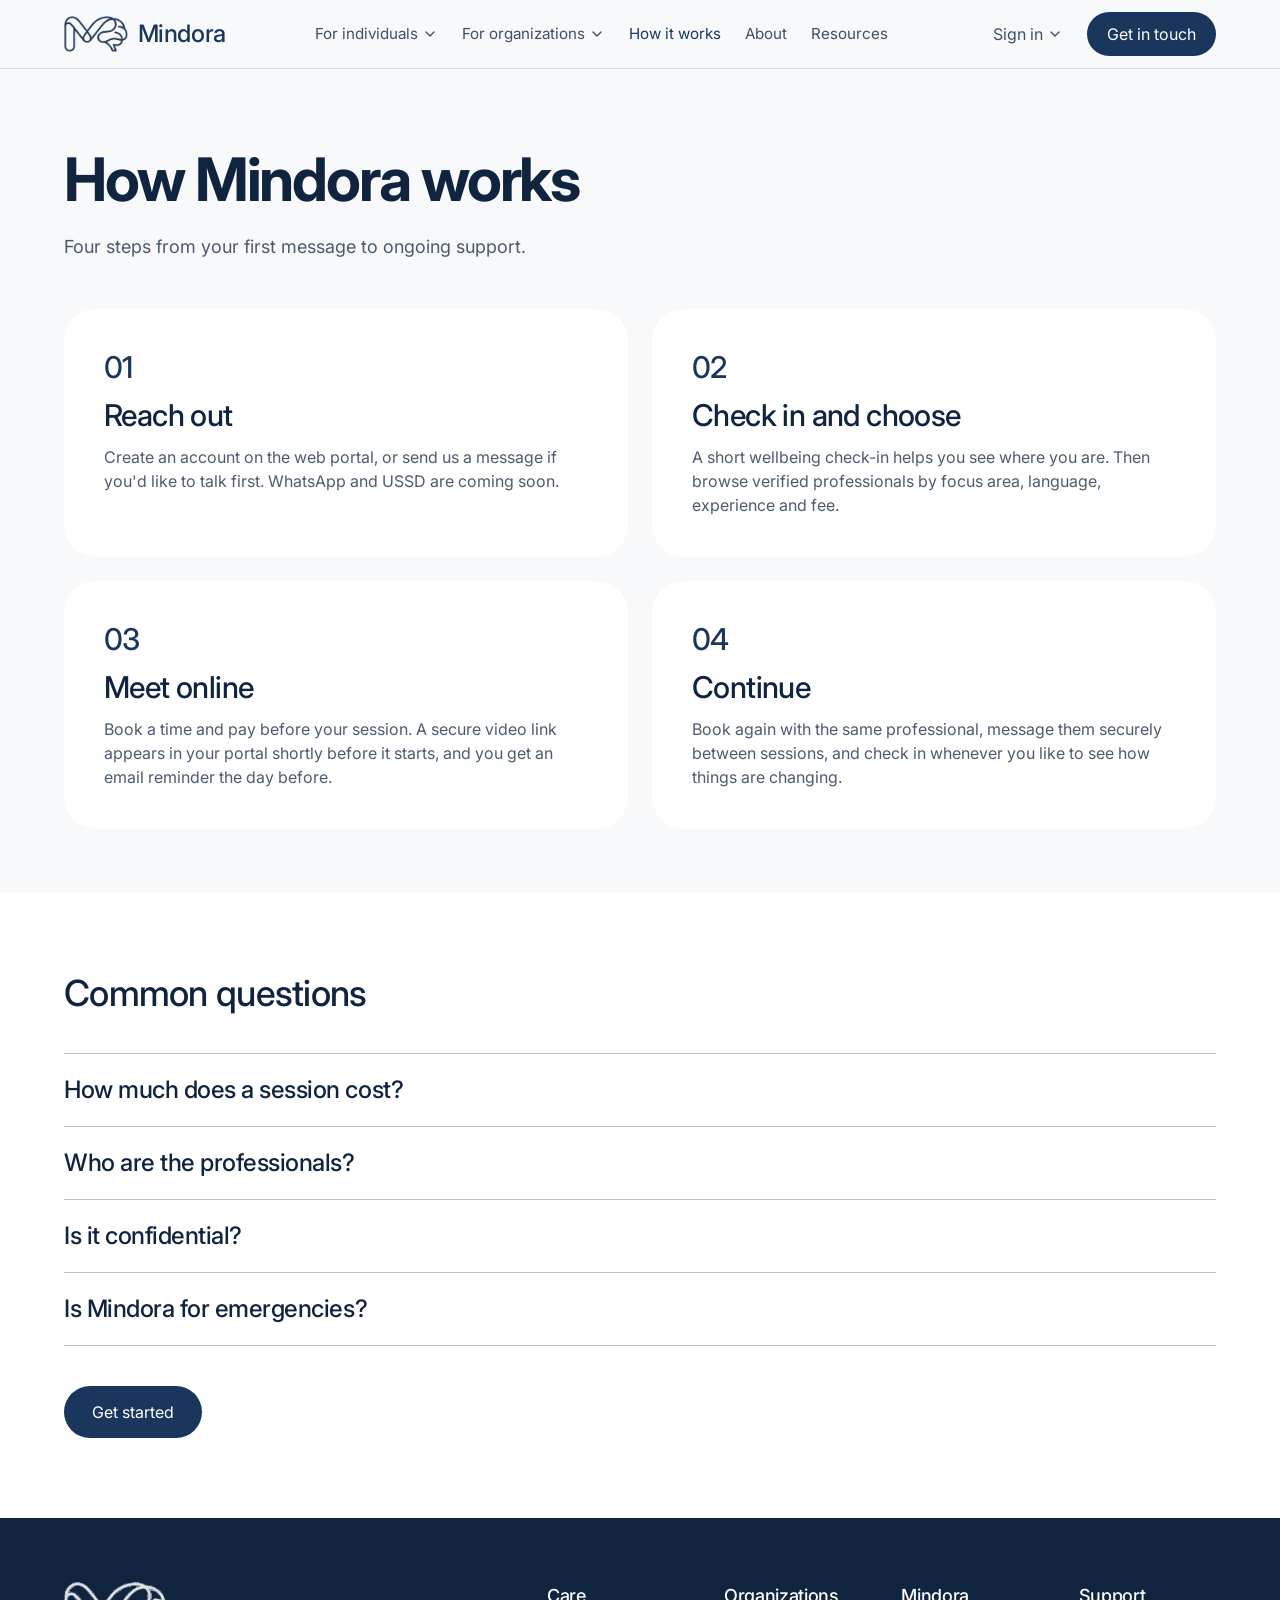
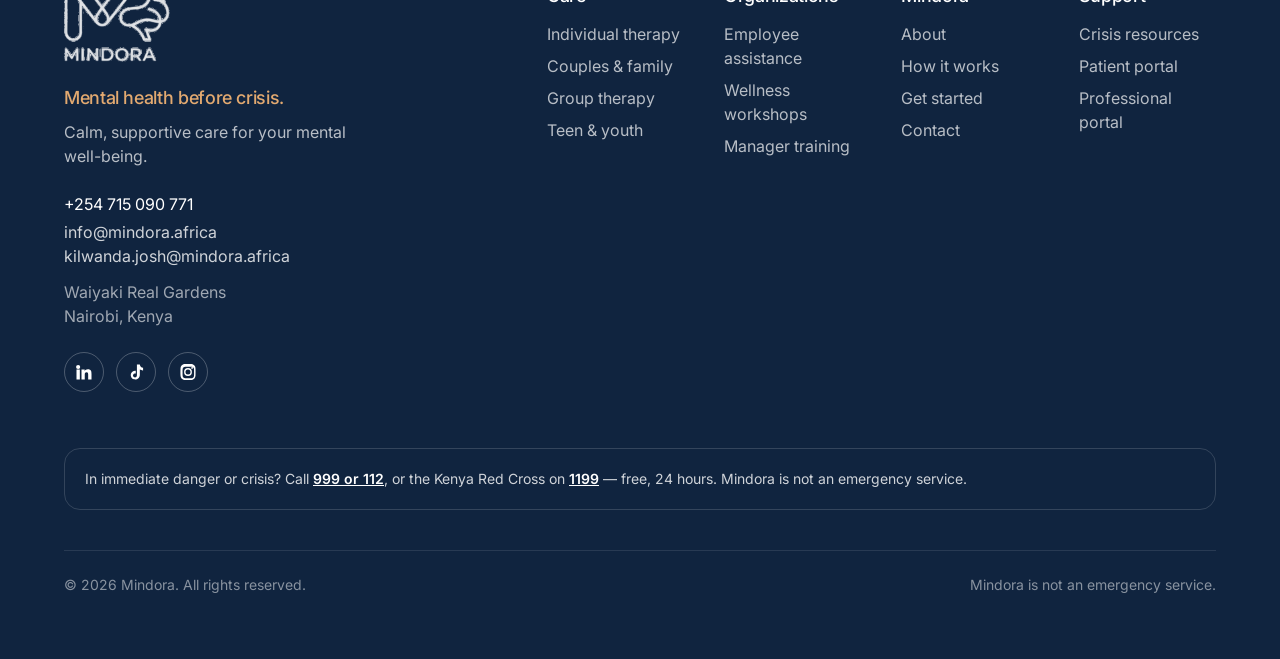
<file: how-it-works.html>
<!doctype html>
<html lang="en-KE">
<head>
  <meta charset="utf-8">
  <meta name="viewport" content="width=device-width, initial-scale=1">
  <title>How it works — Mindora</title>
  <meta name="description" content="How Mindora works: check in, choose a verified professional, meet online, and keep going at your pace.">
  <link rel="icon" href="assets/images/favicon.png" type="image/png">
  <link rel="apple-touch-icon" href="assets/images/apple-touch-icon.png">
  <meta name="theme-color" content="#1A365D">
  <link rel="preconnect" href="https://fonts.googleapis.com">
  <link rel="preconnect" href="https://fonts.gstatic.com" crossorigin>
  <link href="https://fonts.googleapis.com/css2?family=Inter:wght@400;500;600&display=swap" rel="stylesheet">
  <link rel="preconnect" href="https://api.fontshare.com" crossorigin>
  <link href="https://api.fontshare.com/v2/css?f[]=satoshi@400,500,700&display=swap" rel="stylesheet">
  <link rel="stylesheet" href="assets/css/tailwind.css">
  <link rel="stylesheet" href="assets/css/styles.css">
  <script src="assets/js/site.js" defer></script>
</head>
<body class="bg-mist font-sans text-ink">
  <div data-include="header"></div>

  <main id="main">
    <section class="mx-auto max-w-site px-5 pb-12 pt-14 lg:px-8 lg:pt-20">
      <h1 class="max-w-3xl font-display text-5xl leading-[1.05] sm:text-6xl">How Mindora works</h1>
      <p class="mt-6 max-w-xl text-lg text-ink/75">Four steps from your first message to ongoing support.</p>
    </section>

    <section class="mx-auto max-w-site px-5 pb-16 lg:px-8">
      <ol class="grid gap-6 lg:grid-cols-2">
        <li class="rounded-[2rem] bg-white p-8 lg:p-10">
          <span class="font-display text-3xl text-pine">01</span>
          <h2 class="mt-3 font-display text-3xl">Reach out</h2>
          <p class="mt-3 text-ink/75">Create an account on the web portal, or send us a message if you'd like to talk first. WhatsApp and USSD are coming soon.</p>
        </li>
        <li class="rounded-[2rem] bg-white p-8 lg:p-10">
          <span class="font-display text-3xl text-pine">02</span>
          <h2 class="mt-3 font-display text-3xl">Check in and choose</h2>
          <p class="mt-3 text-ink/75">A short wellbeing check-in helps you see where you are. Then browse verified professionals by focus area, language, experience and fee.</p>
        </li>
        <li class="rounded-[2rem] bg-white p-8 lg:p-10">
          <span class="font-display text-3xl text-pine">03</span>
          <h2 class="mt-3 font-display text-3xl">Meet online</h2>
          <p class="mt-3 text-ink/75">Book a time and pay before your session. A secure video link appears in your portal shortly before it starts, and you get an email reminder the day before.</p>
        </li>
        <li class="rounded-[2rem] bg-white p-8 lg:p-10">
          <span class="font-display text-3xl text-pine">04</span>
          <h2 class="mt-3 font-display text-3xl">Continue</h2>
          <p class="mt-3 text-ink/75">Book again with the same professional, message them securely between sessions, and check in whenever you like to see how things are changing.</p>
        </li>
      </ol>
    </section>

    <section class="bg-white">
      <div class="mx-auto max-w-site px-5 py-20 lg:px-8">
        <h2 class="font-display text-4xl">Common questions</h2>
        <div class="mt-10 divide-y divide-sage/60 border-y border-sage/60">
          <details class="group py-5">
            <summary class="cursor-pointer list-none font-display text-2xl">How much does a session cost?</summary>
            <p class="mt-3 max-w-2xl text-ink/75">Each professional sets their own fee, and you see it before you book. Student rates are available, and some employers and institutions cover part or all of the cost.</p>
          </details>
          <details class="group py-5">
            <summary class="cursor-pointer list-none font-display text-2xl">Who are the professionals?</summary>
            <p class="mt-3 max-w-2xl text-ink/75">Independent counsellors and psychologists licensed to practise in Kenya. We check each one's licence, national ID and qualifications before they can take bookings.</p>
          </details>
          <details class="group py-5">
            <summary class="cursor-pointer list-none font-display text-2xl">Is it confidential?</summary>
            <p class="mt-3 max-w-2xl text-ink/75">Yes. Your sessions and messages are between you and your professional. If your employer covers your sessions, they only see anonymised totals — never your name.</p>
          </details>
          <details class="group py-5">
            <summary class="cursor-pointer list-none font-display text-2xl">Is Mindora for emergencies?</summary>
            <p class="mt-3 max-w-2xl text-ink/75">No. If you or someone else is in immediate danger, call 999 or 112, or the Kenya Red Cross on 1199. See <a href="resources.html" class="text-pine underline">all support lines</a>.</p>
          </details>
        </div>
        <a href="get-started.html" class="mt-10 inline-block rounded-full bg-pine px-7 py-3.5 text-white hover:bg-ink">Get started</a>
      </div>
    </section>
  </main>

  <div data-include="footer"></div>
</body>
</html>
</file>
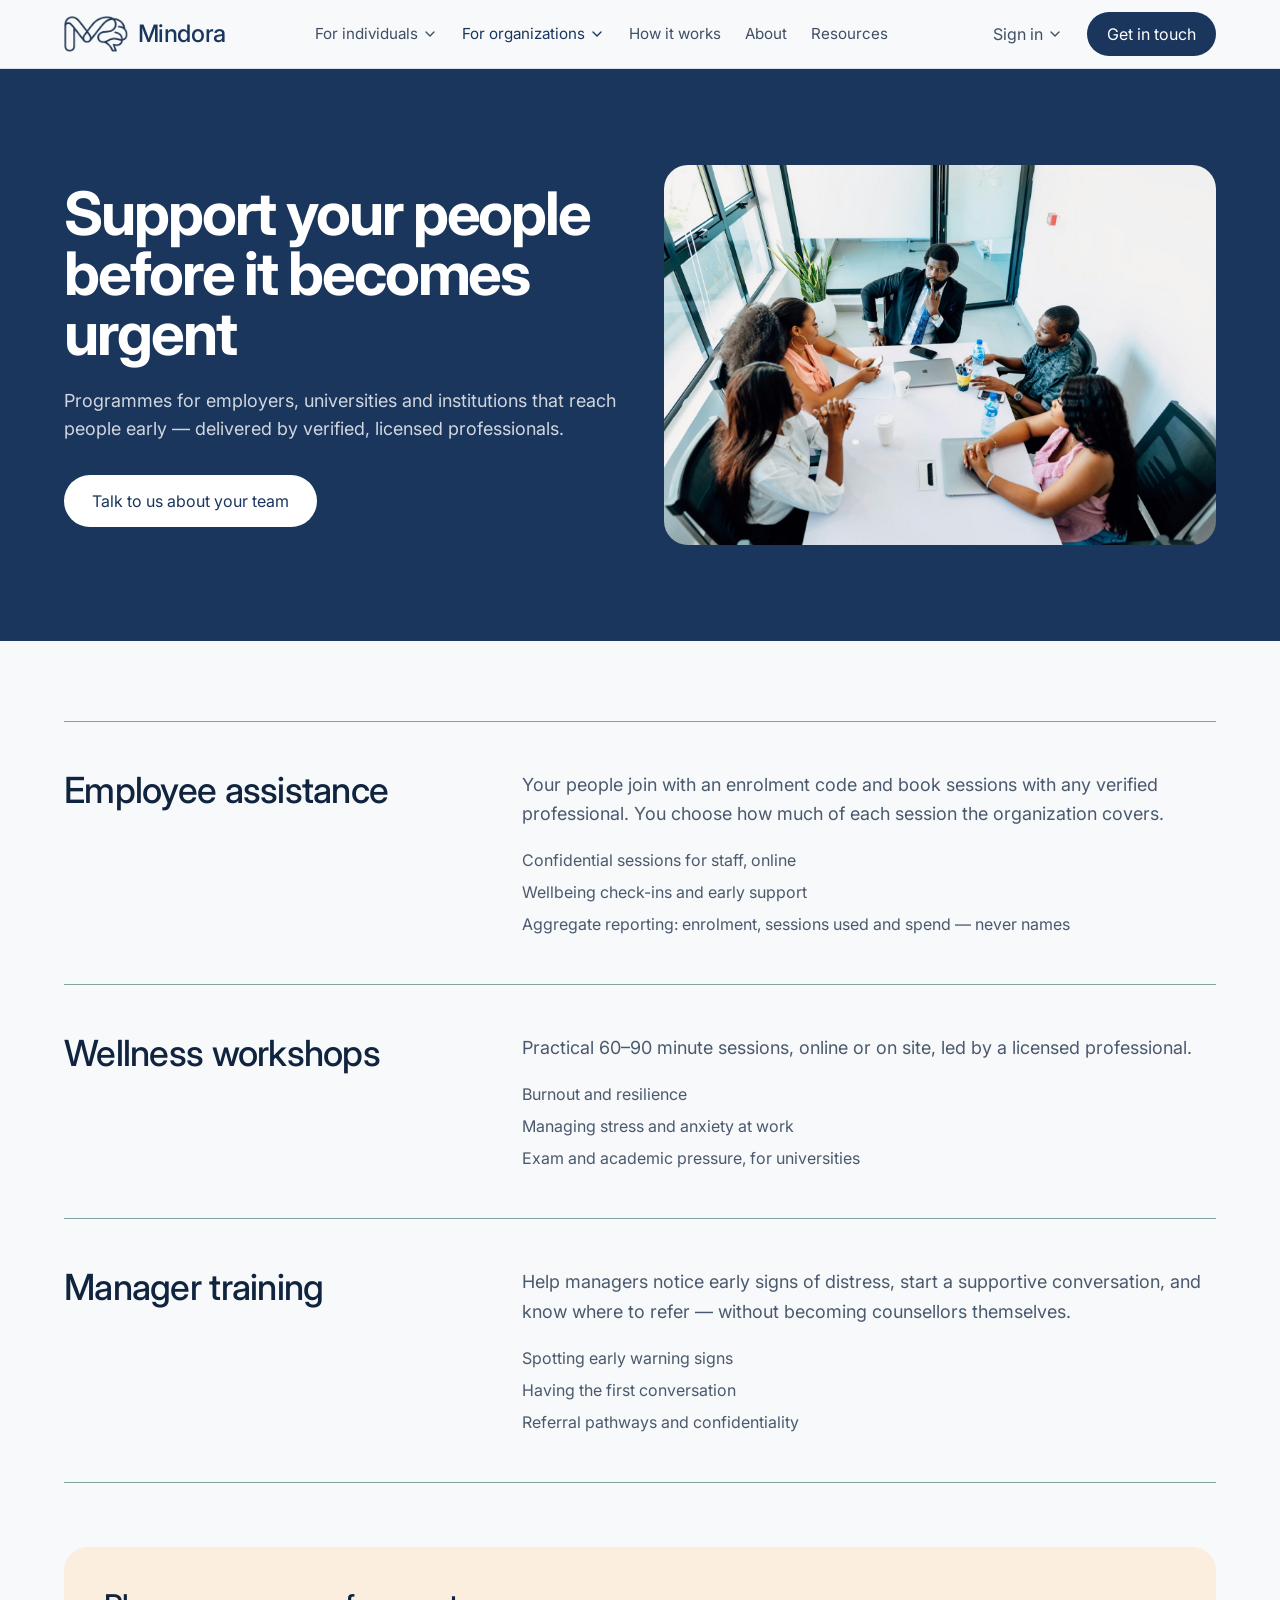
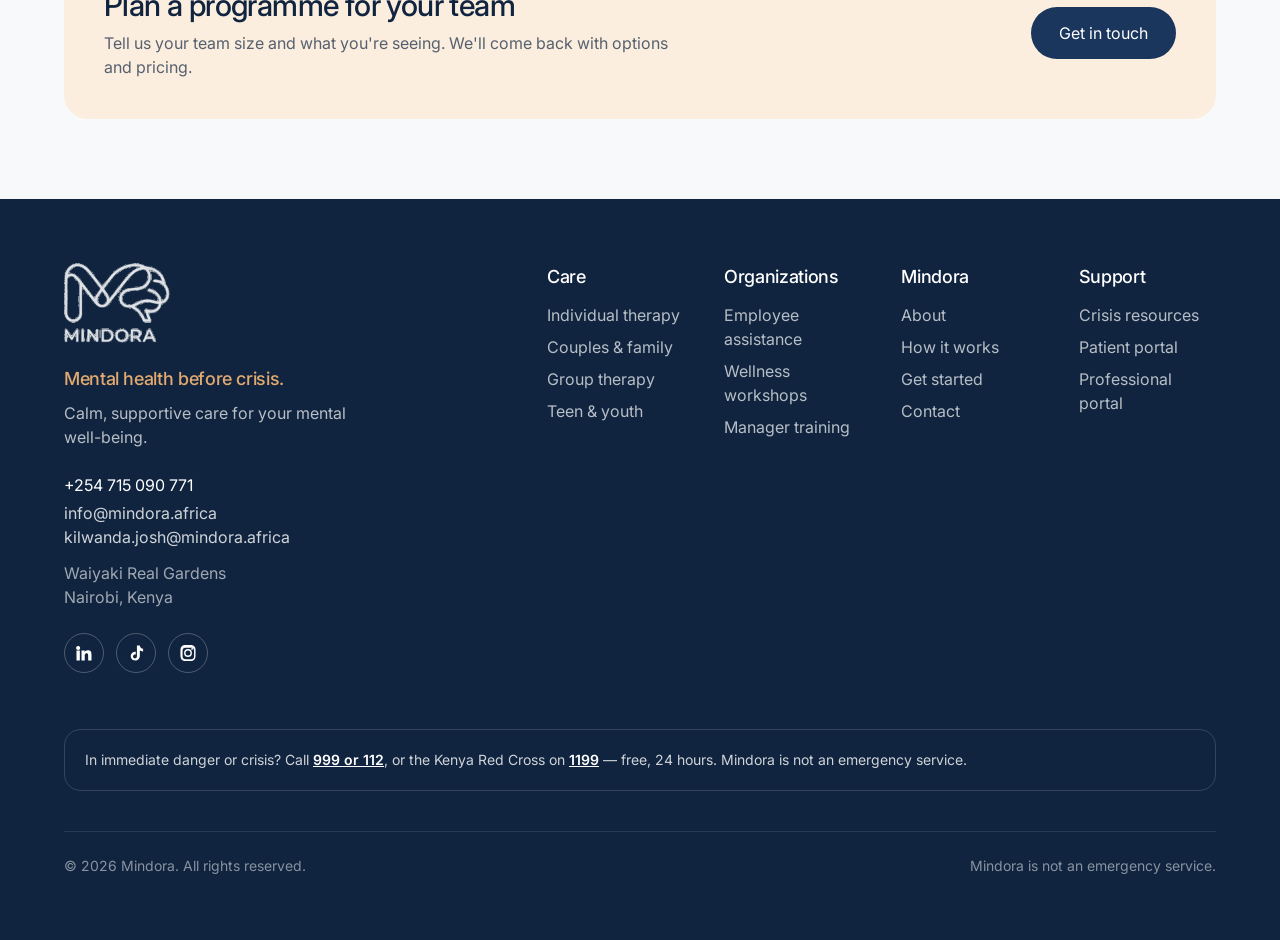
<file: organizations.html>
<!doctype html>
<html lang="en-KE">
<head>
  <meta charset="utf-8">
  <meta name="viewport" content="width=device-width, initial-scale=1">
  <title>For organizations — Mindora</title>
  <meta name="description" content="Employee assistance, wellness workshops and manager training for Kenyan employers and institutions, with anonymised reporting.">
  <link rel="icon" href="assets/images/favicon.png" type="image/png">
  <link rel="apple-touch-icon" href="assets/images/apple-touch-icon.png">
  <meta name="theme-color" content="#1A365D">
  <link rel="preconnect" href="https://fonts.googleapis.com">
  <link rel="preconnect" href="https://fonts.gstatic.com" crossorigin>
  <link href="https://fonts.googleapis.com/css2?family=Inter:wght@400;500;600&display=swap" rel="stylesheet">
  <link rel="preconnect" href="https://api.fontshare.com" crossorigin>
  <link href="https://api.fontshare.com/v2/css?f[]=satoshi@400,500,700&display=swap" rel="stylesheet">
  <link rel="stylesheet" href="assets/css/tailwind.css">
  <link rel="stylesheet" href="assets/css/styles.css">
  <script src="assets/js/site.js" defer></script>
</head>
<body class="bg-mist font-sans text-ink">
  <div data-include="header"></div>

  <main id="main">
    <section class="bg-pine text-white">
      <div class="mx-auto grid max-w-site items-center gap-12 px-5 py-16 lg:grid-cols-2 lg:px-8 lg:py-24">
        <div>
          <h1 class="font-display text-5xl leading-[1.05] sm:text-6xl">Support your people before it becomes urgent</h1>
          <p class="mt-6 max-w-xl text-lg text-white/80">Programmes for employers, universities and institutions that reach people early — delivered by verified, licensed professionals.</p>
          <a href="contact.html?topic=organization" class="mt-8 inline-block rounded-full bg-white px-7 py-3.5 text-pine hover:bg-dawn">Talk to us about your team</a>
        </div>
        <div class="photo aspect-[16/11] rounded-3xl"><img src="assets/images/organizations.jpg" alt="A team gathered around a table in a daylit meeting room" loading="lazy"></div>
      </div>
    </section>

    <div class="mx-auto max-w-site px-5 py-20 lg:px-8">
      <section id="employee-assistance" class="scroll-mt-24 grid gap-6 border-t border-sage py-12 lg:grid-cols-[1fr_1.6fr]">
        <h2 class="font-display text-4xl">Employee assistance</h2>
        <div>
          <p class="text-lg leading-relaxed text-ink/75">Your people join with an enrolment code and book sessions with any verified professional. You choose how much of each session the organization covers.</p>
          <ul class="mt-5 space-y-2 text-ink/75">
            <li>Confidential sessions for staff, online</li>
            <li>Wellbeing check-ins and early support</li>
            <li>Aggregate reporting: enrolment, sessions used and spend — never names</li>
          </ul>
        </div>
      </section>

      <section id="workshops" class="scroll-mt-24 grid gap-6 border-t border-sage py-12 lg:grid-cols-[1fr_1.6fr]">
        <h2 class="font-display text-4xl">Wellness workshops</h2>
        <div>
          <p class="text-lg leading-relaxed text-ink/75">Practical 60–90 minute sessions, online or on site, led by a licensed professional.</p>
          <ul class="mt-5 space-y-2 text-ink/75">
            <li>Burnout and resilience</li>
            <li>Managing stress and anxiety at work</li>
            <li>Exam and academic pressure, for universities</li>
          </ul>
        </div>
      </section>

      <section id="manager-training" class="scroll-mt-24 grid gap-6 border-y border-sage py-12 lg:grid-cols-[1fr_1.6fr]">
        <h2 class="font-display text-4xl">Manager training</h2>
        <div>
          <p class="text-lg leading-relaxed text-ink/75">Help managers notice early signs of distress, start a supportive conversation, and know where to refer — without becoming counsellors themselves.</p>
          <ul class="mt-5 space-y-2 text-ink/75">
            <li>Spotting early warning signs</li>
            <li>Having the first conversation</li>
            <li>Referral pathways and confidentiality</li>
          </ul>
        </div>
      </section>

      <div class="mt-16 flex flex-col justify-between gap-6 rounded-3xl bg-dawn p-8 sm:flex-row sm:items-center lg:p-10">
        <div>
          <h2 class="font-display text-3xl">Plan a programme for your team</h2>
          <p class="mt-2 max-w-xl text-ink/70">Tell us your team size and what you're seeing. We'll come back with options and pricing.</p>
        </div>
        <a href="contact.html?topic=organization" class="rounded-full bg-pine px-7 py-3.5 text-center text-white hover:bg-ink">Get in touch</a>
      </div>
    </div>
  </main>

  <div data-include="footer"></div>
</body>
</html>
</file>
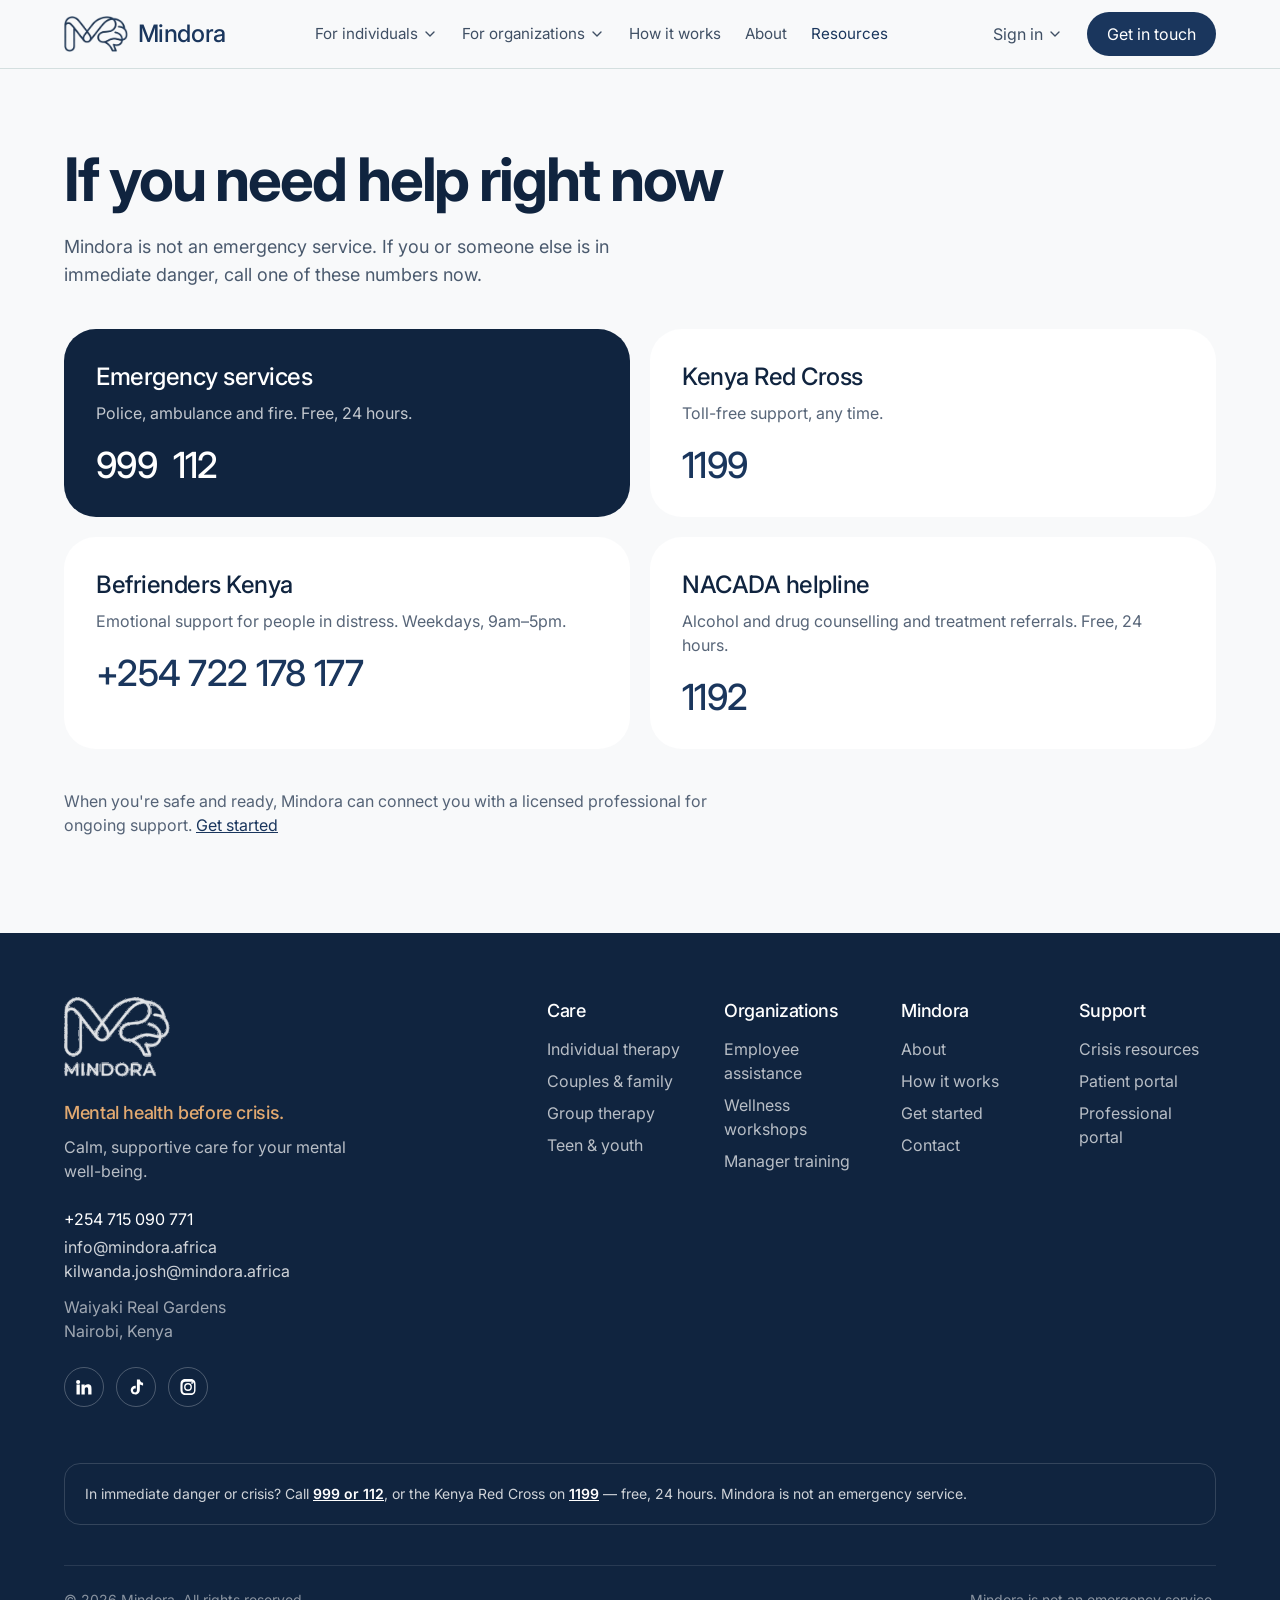
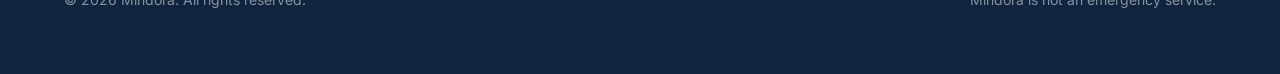
<file: resources.html>
<!doctype html>
<html lang="en-KE">
<head>
  <meta charset="utf-8">
  <meta name="viewport" content="width=device-width, initial-scale=1">
  <title>Crisis and support lines — Mindora</title>
  <meta name="description" content="Emergency and support lines in Kenya. Mindora is not an emergency service.">
  <link rel="icon" href="assets/images/favicon.png" type="image/png">
  <link rel="apple-touch-icon" href="assets/images/apple-touch-icon.png">
  <meta name="theme-color" content="#1A365D">
  <link rel="preconnect" href="https://fonts.googleapis.com">
  <link rel="preconnect" href="https://fonts.gstatic.com" crossorigin>
  <link href="https://fonts.googleapis.com/css2?family=Inter:wght@400;500;600&display=swap" rel="stylesheet">
  <link rel="preconnect" href="https://api.fontshare.com" crossorigin>
  <link href="https://api.fontshare.com/v2/css?f[]=satoshi@400,500,700&display=swap" rel="stylesheet">
  <link rel="stylesheet" href="assets/css/tailwind.css">
  <link rel="stylesheet" href="assets/css/styles.css">
  <script src="assets/js/site.js" defer></script>
</head>
<body class="bg-mist font-sans text-ink">
  <div data-include="header"></div>

  <main id="main">
    <section class="mx-auto max-w-site px-5 pb-10 pt-14 lg:px-8 lg:pt-20">
      <h1 class="max-w-3xl font-display text-5xl leading-[1.05] sm:text-6xl">If you need help right now</h1>
      <p class="mt-6 max-w-xl text-lg text-ink/75">Mindora is not an emergency service. If you or someone else is in immediate danger, call one of these numbers now.</p>
    </section>

    <section class="mx-auto max-w-site px-5 pb-24 lg:px-8">
      <ul class="grid gap-5 md:grid-cols-2">
        <li class="rounded-[2rem] bg-ink p-8 text-white">
          <h2 class="font-display text-2xl">Emergency services</h2>
          <p class="mt-2 text-white/75">Police, ambulance and fire. Free, 24 hours.</p>
          <p class="mt-5 flex gap-4 font-display text-4xl"><a href="tel:999" class="underline-offset-4 hover:underline">999</a><a href="tel:112" class="underline-offset-4 hover:underline">112</a></p>
        </li>
        <li class="rounded-[2rem] bg-white p-8">
          <h2 class="font-display text-2xl">Kenya Red Cross</h2>
          <p class="mt-2 text-ink/70">Toll-free support, any time.</p>
          <p class="mt-5 font-display text-4xl text-pine"><a href="tel:1199" class="underline-offset-4 hover:underline">1199</a></p>
        </li>
        <li class="rounded-[2rem] bg-white p-8">
          <h2 class="font-display text-2xl">Befrienders Kenya</h2>
          <p class="mt-2 text-ink/70">Emotional support for people in distress. Weekdays, 9am–5pm.</p>
          <p class="mt-5 font-display text-4xl text-pine"><a href="tel:+254722178177" class="underline-offset-4 hover:underline">+254 722 178 177</a></p>
        </li>
        <li class="rounded-[2rem] bg-white p-8">
          <h2 class="font-display text-2xl">NACADA helpline</h2>
          <p class="mt-2 text-ink/70">Alcohol and drug counselling and treatment referrals. Free, 24 hours.</p>
          <p class="mt-5 font-display text-4xl text-pine"><a href="tel:1192" class="underline-offset-4 hover:underline">1192</a></p>
        </li>
      </ul>
      <p class="mt-10 max-w-2xl text-ink/70">When you're safe and ready, Mindora can connect you with a licensed professional for ongoing support. <a href="get-started.html" class="text-pine underline">Get started</a></p>
    </section>
  </main>

  <div data-include="footer"></div>
</body>
</html>
</file>
<file: assets/css/styles.css>
/* Mindora — custom styles on top of Tailwind (brand: navy #1A365D, sage #82A3A1, amber #E2A970, light #F8F9FA) */

html { scroll-behavior: smooth; }
body {
  -webkit-font-smoothing: antialiased;
  text-rendering: optimizeLegibility;
}

/* Satoshi headings: slightly heavier and tighter than body text */
.font-display { font-weight: 500; letter-spacing: -0.02em; }
h1.font-display { font-weight: 700; letter-spacing: -0.035em; }

/* Visible keyboard focus on light and dark backgrounds */
:focus-visible {
  outline: 2px solid #1A365D;
  outline-offset: 2px;
  box-shadow: 0 0 0 5px #E2A970;
  border-radius: 6px;
}

/* Skip link */
.skip-link {
  position: absolute; left: 1rem; top: -3rem;
  background: #1A365D; color: #fff; padding: .6rem 1rem; border-radius: .5rem;
  z-index: 100; transition: top .2s;
}
.skip-link:focus { top: 1rem; }

/* Photos: a calm brand-coloured surface shows until the real image is added */
.photo {
  position: relative;
  overflow: hidden;
  background:
    radial-gradient(120% 90% at 20% 10%, #DCE6E5 0%, transparent 60%),
    radial-gradient(90% 90% at 90% 100%, #F6DFC6 0%, transparent 55%),
    #B9CCCB;
}
.photo img {
  width: 100%; height: 100%; object-fit: cover; display: block;
  transition: opacity .4s ease;
}
.photo img.is-missing { opacity: 0; }

/* Logo artwork never gets cropped */
.logo-art { object-fit: contain; }

/* Breathing ring — the one moving element on the site */
.breath { position: relative; width: 7.5rem; height: 7.5rem; }
.breath__ring {
  position: absolute; inset: 0; border-radius: 9999px;
  border: 1.5px solid rgba(226,169,112,.95);
  background: rgba(26,54,93,.4);
  backdrop-filter: blur(6px);
  animation: breathe 10s ease-in-out infinite;
}
.breath__label {
  position: absolute; inset: 0; display: grid; place-items: center;
  color: #fff; font-family: "Satoshi", "Inter", sans-serif; font-weight: 500; font-size: 1rem;
}
.breath__label span { position: absolute; transition: opacity .6s; }
.breath__label .out { opacity: 0; }
.breath.is-out .breath__label .in { opacity: 0; }
.breath.is-out .breath__label .out { opacity: 1; }

@keyframes breathe {
  0%, 100% { transform: scale(.72); }
  50%      { transform: scale(1); }
}

/* Header menus */
.menu-panel[hidden] { display: none; }
.menu-panel {
  box-shadow: 0 18px 40px -18px rgba(16,36,63,.35);
}

/* Steps tabs */
.step-tab[aria-selected="true"] { color: #10243F; border-color: #E2A970; }
.step-tab[aria-selected="true"] .step-num { color: #1A365D; }

/* Disabled channel buttons */
.btn-disabled {
  cursor: not-allowed; opacity: .55; pointer-events: none;
}

/* Long-form text */
.prose-calm p + p { margin-top: 1rem; }

@media (prefers-reduced-motion: reduce) {
  html { scroll-behavior: auto; }
  .breath__ring { animation: none; transform: scale(.9); }
  * { transition-duration: 0s !important; }
}
</file>
